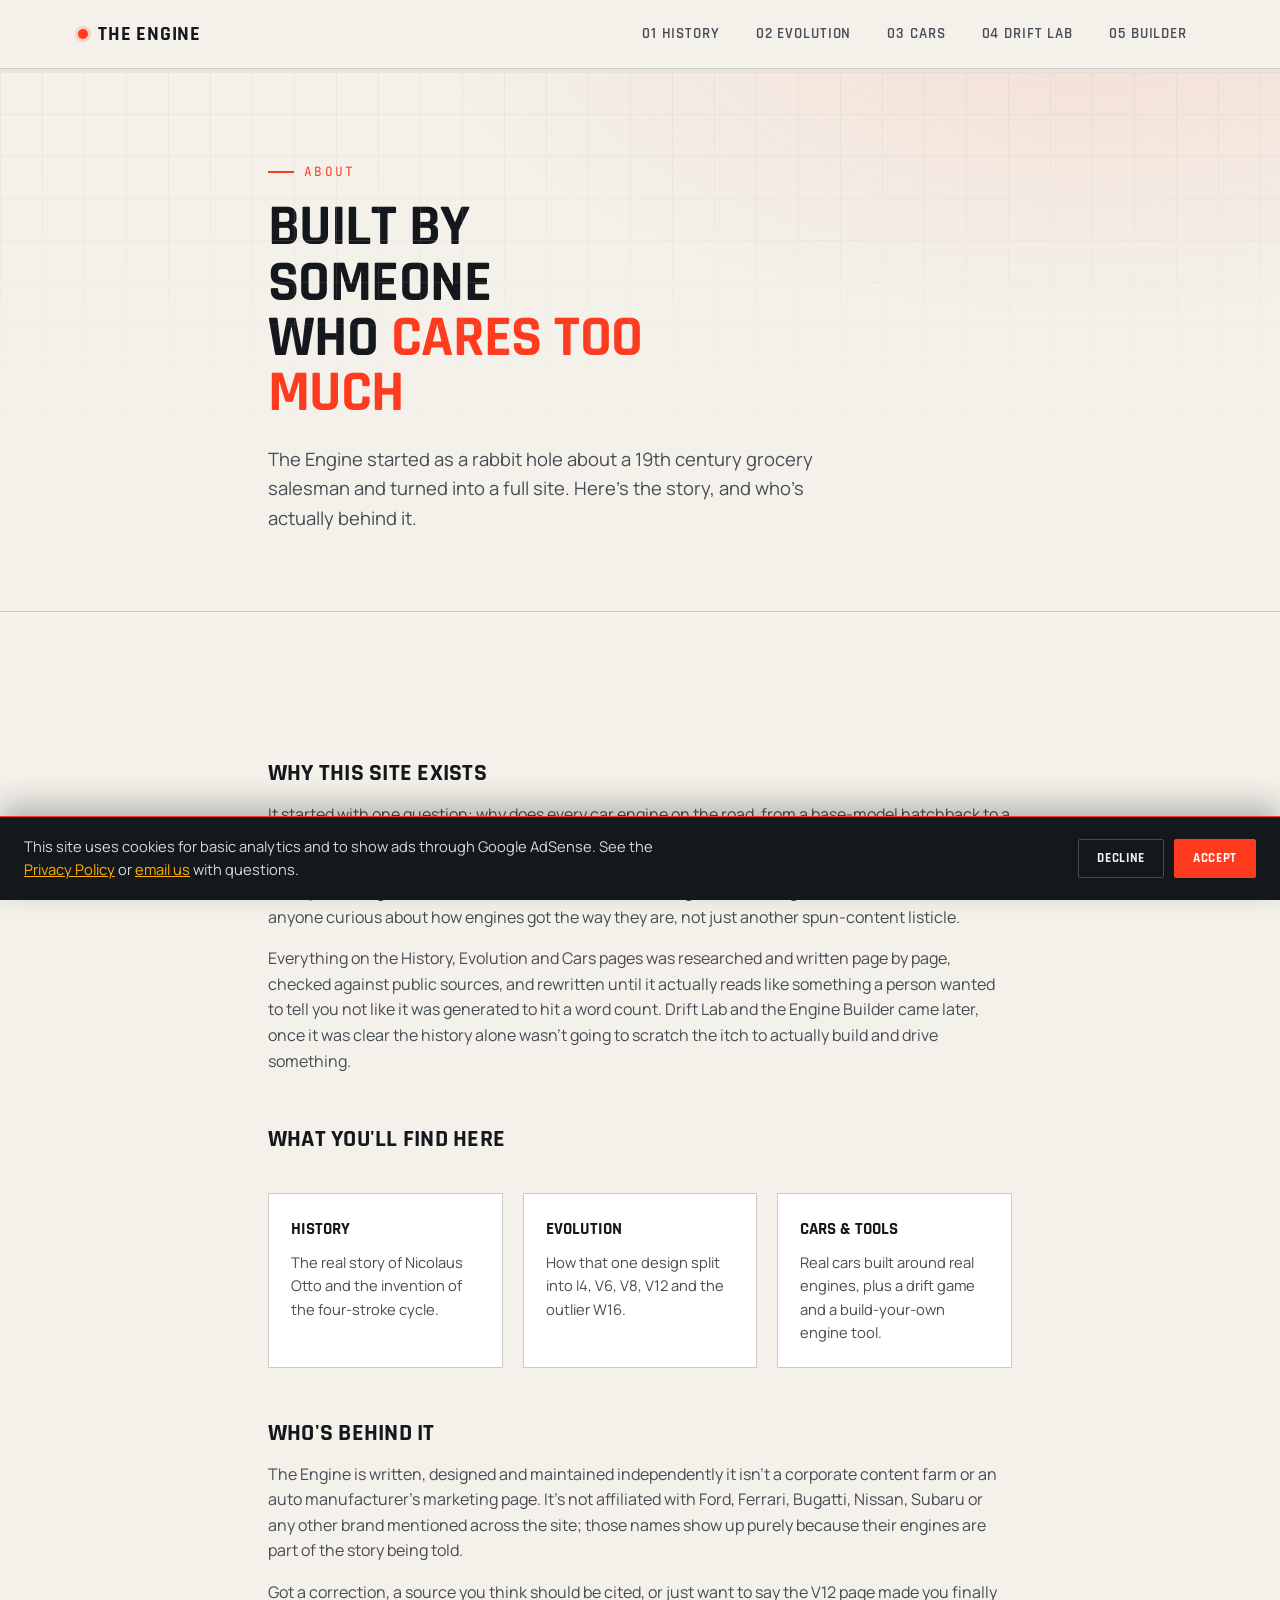
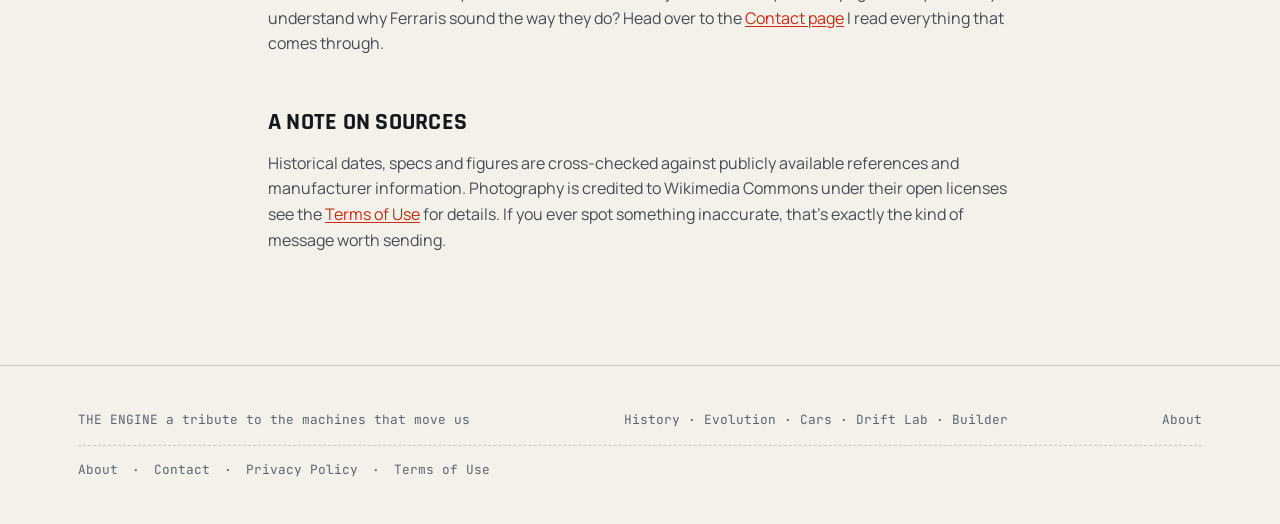
<file: about.html>
<!DOCTYPE html>
<html lang="en">
<head>
<meta charset="UTF-8">
<meta name="viewport" content="width=device-width, initial-scale=1.0">
<title>About The Engine Why This Site Exists | The Engine</title>
<meta name="description" content="The Engine is an independent tribute site about the history and evolution of the internal combustion engine, built by one person who cares way too much about how engines work.">
<meta name="keywords" content="about the engine, who made this site, engine history site">
<meta name="robots" content="index, follow">
<meta name="author" content="The Engine">
<link rel="canonical" href="https://www.engineinfo.in/about.html">
<link rel="icon" type="image/svg+xml" href="favicon.svg">

<meta property="og:type" content="website">
<meta property="og:site_name" content="The Engine">
<meta property="og:title" content="About The Engine">
<meta property="og:description" content="Why this site exists, and who built it.">
<meta property="og:url" content="https://your-domain.com/about.html">
<meta property="og:locale" content="en_US">
<meta name="google-adsense-account" content="ca-pub-7299820099384079">
<link rel="preconnect" href="https://fonts.googleapis.com">
<link href="https://fonts.googleapis.com/css2?family=Rajdhani:wght@500;600;700&family=Manrope:wght@400;500;600;700&family=JetBrains+Mono:wght@400;500;600&display=swap" rel="stylesheet">
<link rel="stylesheet" href="style.css">
<style>
  .legal main .wrap{ max-width:800px; }
  .legal h2{ font-size:1.5rem; margin-top:46px; }
  .legal p, .legal li{ color:var(--ink-soft); }
  .legal .updated{ font-family:var(--mono); font-size:.8rem; color:var(--steel); margin-bottom:26px; display:block; }
  .legal a.inline{ color:var(--ignite-dim); text-decoration:underline; text-underline-offset:2px; }
  .legal a.inline:hover{ color:var(--ignite); }
  .value-grid{ display:grid; grid-template-columns:repeat(3,1fr); gap:20px; margin:34px 0; }
  @media (max-width:700px){ .value-grid{ grid-template-columns:1fr; } }
  .value-card{ border:1px solid var(--steel-line); background:#fff; padding:22px; }
  .value-card b{ display:block; font-family:var(--display); text-transform:uppercase; font-size:1.05rem; margin-bottom:8px; color:var(--ink); }
  .value-card p{ margin:0; font-size:.92rem; }
</style>
  <script async src="https://pagead2.googlesyndication.com/pagead/js/adsbygoogle.js?client=ca-pub-7299820099384079"
     crossorigin="anonymous"></script>
</head>
<body class="legal">

<nav class="topnav">
  <div class="wrap">
    <div class="brand"><span class="dot"></span> The Engine</div>
    <div class="navlinks">
      <a href="index.html">01 History</a>
      <a href="evolution.html">02 Evolution</a>
      <a href="cars.html">03 Cars</a>
      <a href="game.html">04 Drift Lab</a>
      <a href="builder.html">05 Builder</a>
    </div>
    <button class="nav-toggle" aria-label="Toggle navigation menu" aria-expanded="false">
      <span></span><span></span><span></span>
    </button>
  </div>
</nav>
<div class="progress-rail"><div class="progress-fill"></div></div>

<main>
<header class="hero" style="padding:90px 0 60px;">
  <div class="blueprint"></div>
  <div class="wrap">
    <span class="eyebrow">About</span>
    <h1 style="font-size:clamp(2.2rem,5.5vw,3.6rem);">BUILT BY SOMEONE<br>WHO <em>CARES TOO MUCH</em></h1>
    <p class="hero-sub">The Engine started as a rabbit hole about a 19th century grocery salesman and turned
      into a full site. Here's the story, and who's actually behind it.</p>
  </div>
</header>

<section class="section">
  <div class="wrap">

    <h2>Why this site exists</h2>
    <p>It started with one question: why does every car engine on the road, from a base-model hatchback to a
      Bugatti, ultimately trace back to the same four-stroke idea from 1876? Once I started reading about
      Nicolaus Otto and how his engine splintered into everything from the inline-four to the V12, it was hard
      to stop. The Engine is that research turned into something worth sharing an actual reference for anyone
      curious about how engines got the way they are, not just another spun-content listicle.</p>
    <p>Everything on the History, Evolution and Cars pages was researched and written page by page, checked
      against public sources, and rewritten until it actually reads like something a person wanted to tell you
      not like it was generated to hit a word count. Drift Lab and the Engine Builder came later, once it was
      clear the history alone wasn't going to scratch the itch to actually build and drive something.</p>

    <h2>What you'll find here</h2>
    <div class="value-grid">
      <div class="value-card"><b>History</b><p>The real story of Nicolaus Otto and the invention of the four-stroke cycle.</p></div>
      <div class="value-card"><b>Evolution</b><p>How that one design split into I4, V6, V8, V12 and the outlier W16.</p></div>
      <div class="value-card"><b>Cars &amp; Tools</b><p>Real cars built around real engines, plus a drift game and a build-your-own engine tool.</p></div>
    </div>

    <h2>Who's behind it</h2>
    <p>The Engine is written, designed and maintained independently it isn't a corporate content farm or an
      auto manufacturer's marketing page. It's not affiliated with Ford, Ferrari, Bugatti, Nissan, Subaru or
      any other brand mentioned across the site; those names show up purely because their engines are part of
      the story being told.</p>
    <p>Got a correction, a source you think should be cited, or just want to say the V12 page made you finally
      understand why Ferraris sound the way they do? Head over to the <a class="inline" href="contact.html">Contact
      page</a> I read everything that comes through.</p>

    <h2>A note on sources</h2>
    <p>Historical dates, specs and figures are cross-checked against publicly available references and
      manufacturer information. Photography is credited to Wikimedia Commons under their open licenses see the
      <a class="inline" href="terms.html">Terms of Use</a> for details. If you ever spot something inaccurate,
      that's exactly the kind of message worth sending.</p>
  </div>
</section>
</main>

<footer>
  <div class="wrap" style="display:flex; flex-direction:column; gap:14px; width:100%;">
    <div style="display:flex; justify-content:space-between; width:100%; flex-wrap:wrap; gap:14px;">
      <span>THE ENGINE a tribute to the machines that move us</span>
      <nav aria-label="Footer">
        <a href="index.html">History</a> ·
        <a href="evolution.html">Evolution</a> ·
        <a href="cars.html">Cars</a> ·
        <a href="game.html">Drift Lab</a> ·
        <a href="builder.html">Builder</a>
      </nav>
      <span>About</span>
    </div>
    <div style="display:flex; gap:14px; flex-wrap:wrap; border-top:1px dashed var(--steel-line); padding-top:14px;">
      <a href="about.html">About</a> ·
      <a href="contact.html">Contact</a> ·
      <a href="privacy.html">Privacy Policy</a> ·
      <a href="terms.html">Terms of Use</a>
    </div>
  </div>
</footer>

<button class="to-top" aria-label="Scroll back to top">↑</button>

<script src="main.js"></script>
<script src="consent.js"></script>
</body>
</html>
</file>
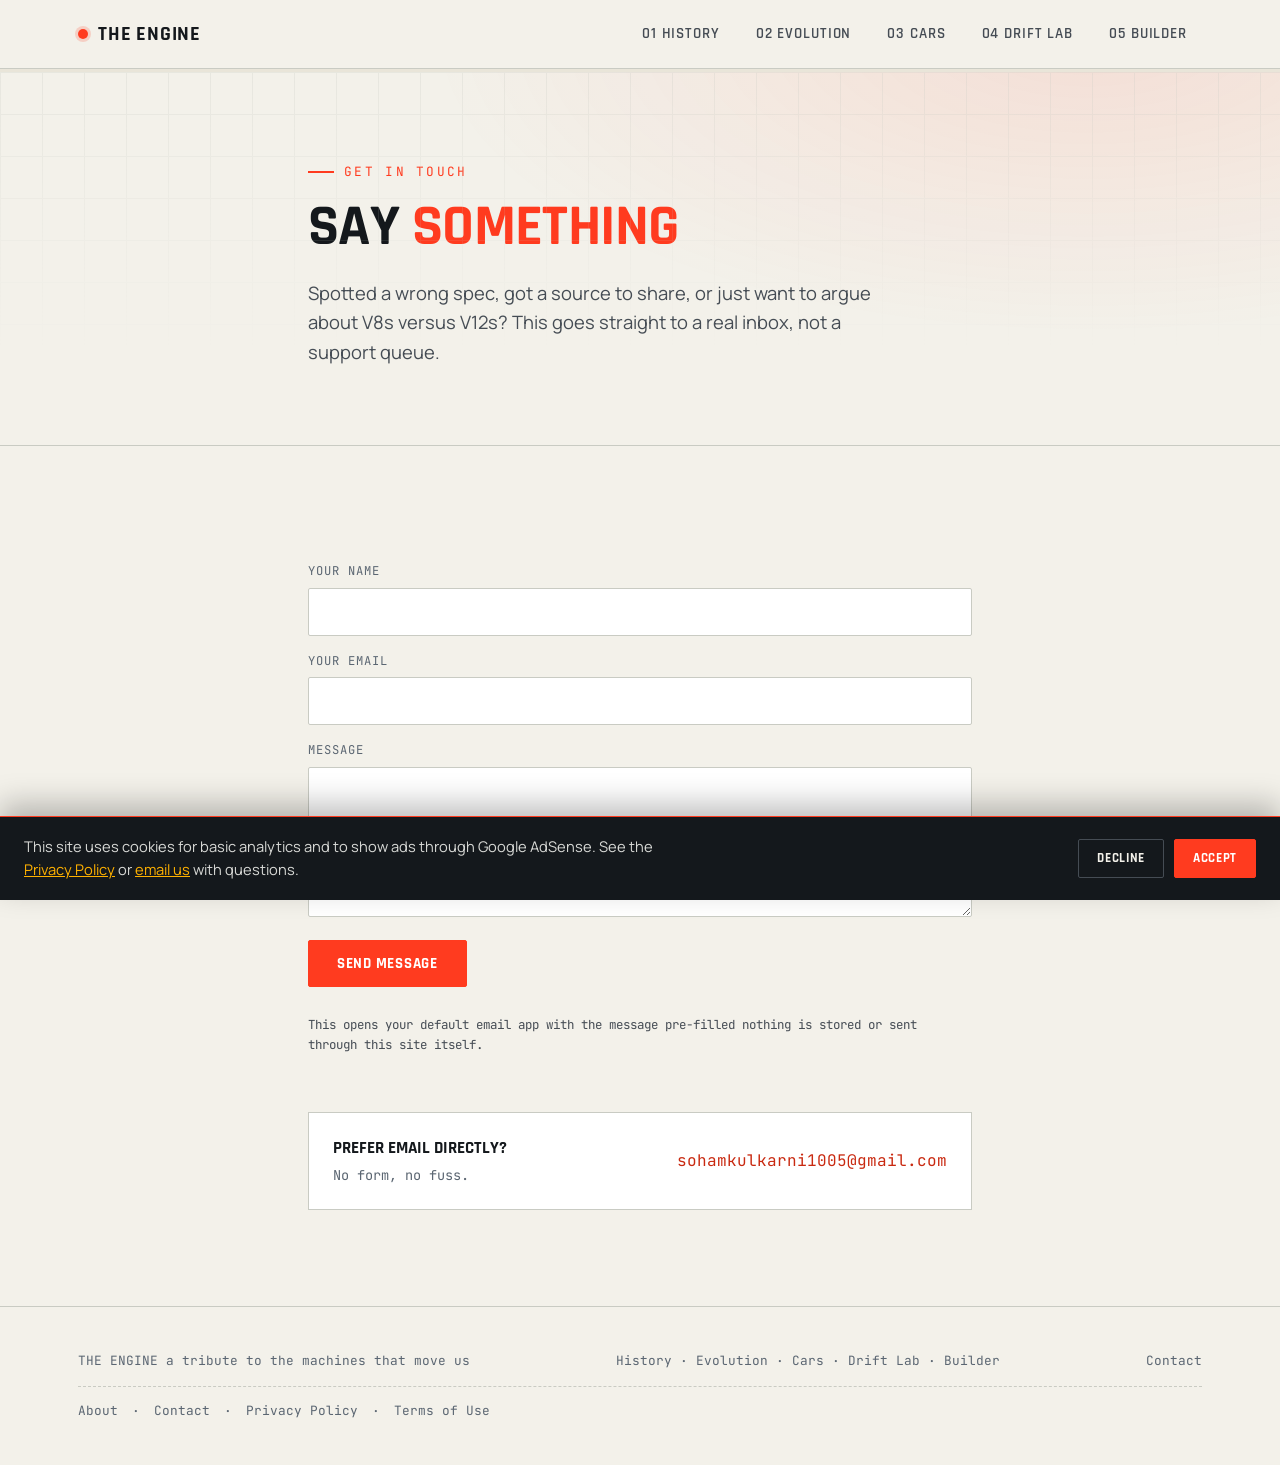
<file: contact.html>
<!DOCTYPE html>
<html lang="en">
<head>
<meta charset="UTF-8">
<meta name="viewport" content="width=device-width, initial-scale=1.0">
<title>Contact The Engine | The Engine</title>
<meta name="description" content="Get in touch with The Engine send a correction, a question, or just tell us which engine layout is your favorite.">
<meta name="keywords" content="contact the engine, engine site contact">
<meta name="robots" content="index, follow">
<meta name="author" content="The Engine">
<link rel="canonical" href="https://www.engineinfo.in/contact.html">
<link rel="icon" type="image/svg+xml" href="favicon.svg">
<meta name="google-adsense-account" content="ca-pub-7299820099384079">
<meta property="og:type" content="website">
<meta property="og:site_name" content="The Engine">
<meta property="og:title" content="Contact The Engine">
<meta property="og:description" content="Send a correction, a question, or general feedback.">
<meta property="og:url" content="https://your-domain.com/contact.html">
<meta property="og:locale" content="en_US">

<link rel="preconnect" href="https://fonts.googleapis.com">
<link href="https://fonts.googleapis.com/css2?family=Rajdhani:wght@500;600;700&family=Manrope:wght@400;500;600;700&family=JetBrains+Mono:wght@400;500;600&display=swap" rel="stylesheet">
<link rel="stylesheet" href="style.css">
<style>
  .legal main .wrap{ max-width:720px; }
  .legal p{ color:var(--ink-soft); }
  .contact-form{ margin-top:20px; display:grid; gap:16px; }
  .contact-form label{ font-family:var(--mono); font-size:.76rem; text-transform:uppercase; letter-spacing:.08em; color:var(--steel); display:block; margin-bottom:6px; }
  .contact-form input, .contact-form textarea{
    width:100%; border:1px solid var(--steel-line); background:#fff; color:var(--ink);
    font-family:var(--body); font-size:1rem; padding:12px 14px; border-radius:2px;
  }
  .contact-form input:focus, .contact-form textarea:focus{ outline:2px solid var(--ignite); outline-offset:1px; border-color:var(--ignite); }
  .contact-form textarea{ min-height:150px; resize:vertical; }
  .contact-form button{
    justify-self:start; font-family:var(--display); font-weight:700; letter-spacing:.05em; text-transform:uppercase;
    font-size:.92rem; padding:13px 28px; border-radius:2px; background:var(--ignite); border:1px solid var(--ignite);
    color:#fff; cursor:pointer; transition:transform .15s, background .15s;
  }
  .contact-form button:hover{ transform:translateY(-2px); background:var(--ignite-dim); }
  .contact-note{ font-family:var(--mono); font-size:.78rem; color:var(--steel); margin-top:12px; }
  .direct-email{
    margin-top:44px; padding:22px 24px; border:1px solid var(--steel-line); background:#fff;
    display:flex; align-items:center; justify-content:space-between; gap:16px; flex-wrap:wrap;
  }
  .direct-email b{ font-family:var(--display); text-transform:uppercase; font-size:1.05rem; display:block; }
  .direct-email a{ color:var(--ignite-dim); font-family:var(--mono); }
  .direct-email a:hover{ color:var(--ignite); }
</style>
  <script async src="https://pagead2.googlesyndication.com/pagead/js/adsbygoogle.js?client=ca-pub-7299820099384079"
     crossorigin="anonymous"></script>
</head>
<body class="legal">

<nav class="topnav">
  <div class="wrap">
    <div class="brand"><span class="dot"></span> The Engine</div>
    <div class="navlinks">
      <a href="index.html">01 History</a>
      <a href="evolution.html">02 Evolution</a>
      <a href="cars.html">03 Cars</a>
      <a href="game.html">04 Drift Lab</a>
      <a href="builder.html">05 Builder</a>
    </div>
    <button class="nav-toggle" aria-label="Toggle navigation menu" aria-expanded="false">
      <span></span><span></span><span></span>
    </button>
  </div>
</nav>
<div class="progress-rail"><div class="progress-fill"></div></div>

<main>
<header class="hero" style="padding:90px 0 60px;">
  <div class="blueprint"></div>
  <div class="wrap">
    <span class="eyebrow">Get In Touch</span>
    <h1 style="font-size:clamp(2.2rem,5.5vw,3.6rem);">SAY <em>SOMETHING</em></h1>
    <p class="hero-sub">Spotted a wrong spec, got a source to share, or just want to argue about V8s versus V12s?
      This goes straight to a real inbox, not a support queue.</p>
  </div>
</header>

<section class="section">
  <div class="wrap">

    <form class="contact-form" id="contactForm">
      <div>
        <label for="cf-name">Your name</label>
        <input type="text" id="cf-name" name="name" required>
      </div>
      <div>
        <label for="cf-email">Your email</label>
        <input type="email" id="cf-email" name="email" required>
      </div>
      <div>
        <label for="cf-message">Message</label>
        <textarea id="cf-message" name="message" required></textarea>
      </div>
      <button type="submit">Send Message</button>
      <p class="contact-note">This opens your default email app with the message pre-filled nothing is stored or
        sent through this site itself.</p>
    </form>

    <div class="direct-email">
      <div>
        <b>Prefer email directly?</b>
        <span style="font-family:var(--mono); font-size:.85rem; color:var(--steel);">No form, no fuss.</span>
      </div>
      <a href="mailto:hello@sohamkulkarni1005@gmail.com">sohamkulkarni1005@gmail.com</a>
    </div>

  </div>
</section>
</main>

<footer>
  <div class="wrap" style="display:flex; flex-direction:column; gap:14px; width:100%;">
    <div style="display:flex; justify-content:space-between; width:100%; flex-wrap:wrap; gap:14px;">
      <span>THE ENGINE a tribute to the machines that move us</span>
      <nav aria-label="Footer">
        <a href="index.html">History</a> ·
        <a href="evolution.html">Evolution</a> ·
        <a href="cars.html">Cars</a> ·
        <a href="game.html">Drift Lab</a> ·
        <a href="builder.html">Builder</a>
      </nav>
      <span>Contact</span>
    </div>
    <div style="display:flex; gap:14px; flex-wrap:wrap; border-top:1px dashed var(--steel-line); padding-top:14px;">
      <a href="about.html">About</a> ·
      <a href="contact.html">Contact</a> ·
      <a href="privacy.html">Privacy Policy</a> ·
      <a href="terms.html">Terms of Use</a>
    </div>
  </div>
</footer>

<button class="to-top" aria-label="Scroll back to top">↑</button>

<script src="main.js"></script>
<script src="consent.js"></script>
<script>
  document.getElementById('contactForm').addEventListener('submit', function(e){
    e.preventDefault();
    var name = document.getElementById('cf-name').value;
    var email = document.getElementById('cf-email').value;
    var message = document.getElementById('cf-message').value;
    var subject = encodeURIComponent('Message from ' + name + ' via The Engine');
    var body = encodeURIComponent(message + '\n\n— ' + name + ' (' + email + ')');
    window.location.href = 'mailto:hello@sohamkulkarni1005@gmail.com.in?subject=' + subject + '&body=' + body;
  });
</script>
</body>
</html>
</file>
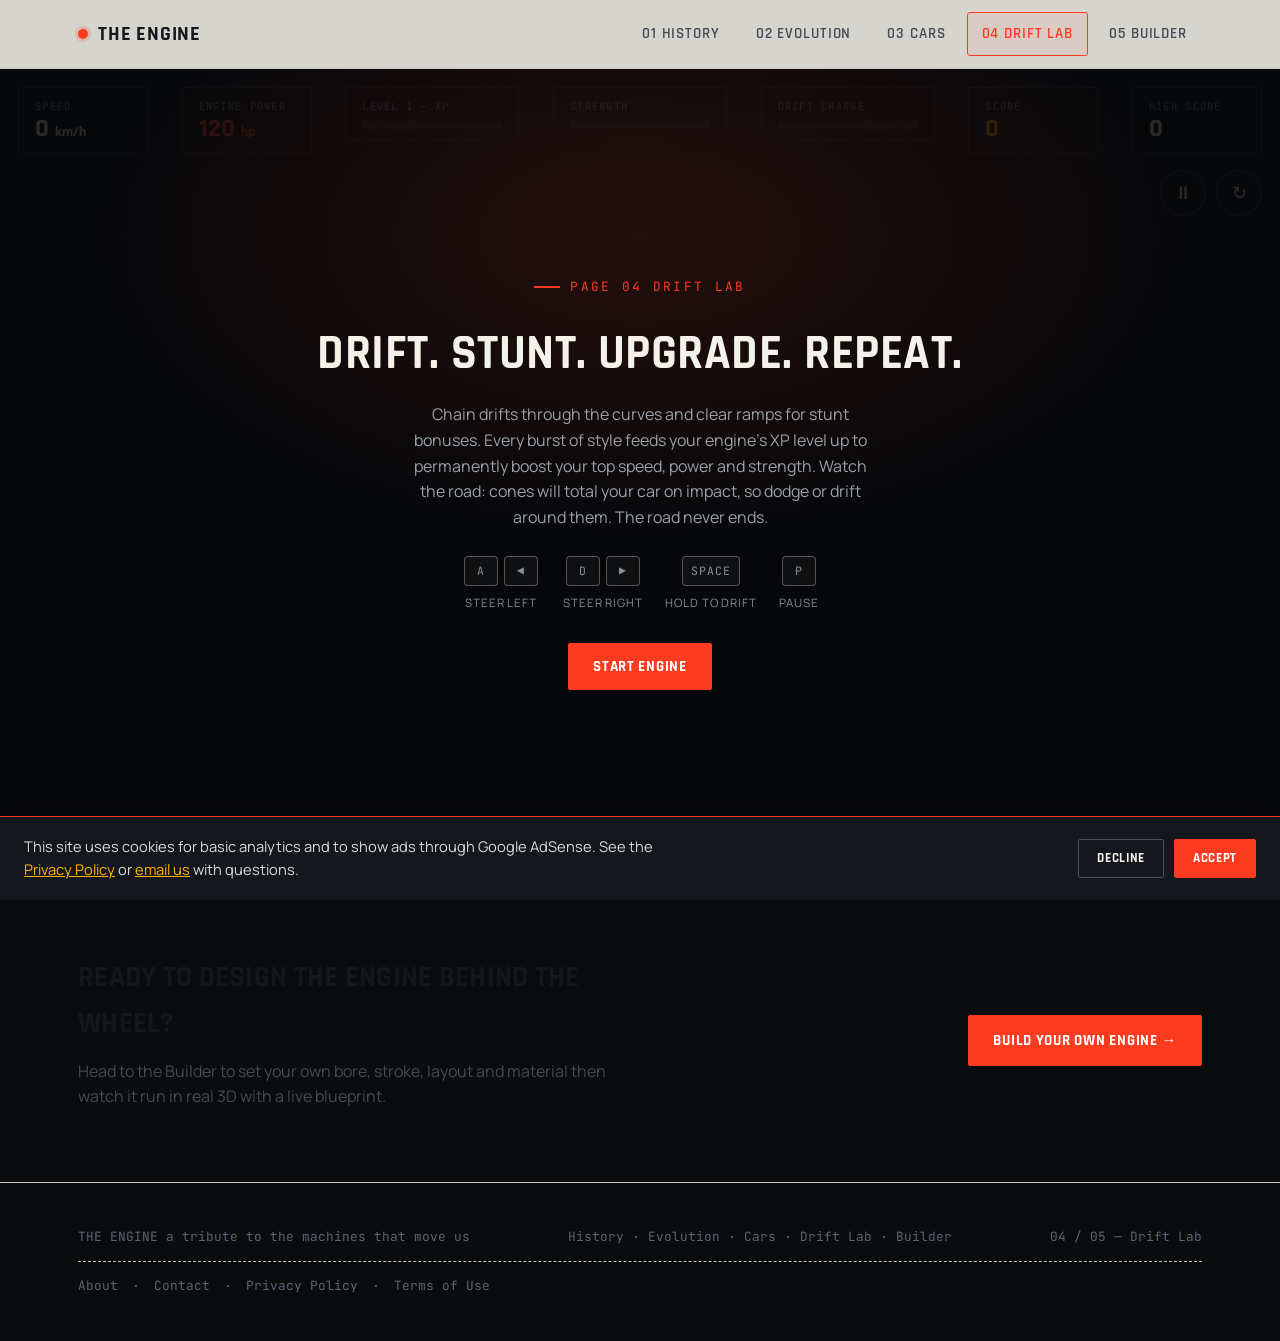
<file: game.html>
<!DOCTYPE html>
<html lang="en">
<head>
<meta charset="UTF-8">
<meta name="viewport" content="width=device-width, initial-scale=1.0">
<title>Drift Lab Free Endless Browser Drift Stunt Game | The Engine</title>
<meta name="description" content="Play Drift Lab free in your browser: chain drifts and stunts through an endless winding road to level up your engine's speed, power and strength with our Free Endless Browser Drift Stunt Game.">
<meta name="keywords" content="free browser game, drift game, endless racing game, canvas game, HTML5 car game, stunt game">
<meta name="robots" content="index, follow">
<meta name="author" content="The Engine">
<link rel="canonical" href="https://www.engineinfo.in/game.html">
<link rel="icon" type="image/svg+xml" href="favicon.svg">
<meta name="google-adsense-account" content="ca-pub-7299820099384079">
<!-- Open Graph -->
<meta property="og:type" content="website">
<meta property="og:site_name" content="The Engine">
<meta property="og:title" content="Drift Lab Free Endless Browser Drift & Stunt Game">
<meta property="og:description" content="Chain drifts and stunts through an endless winding road to level up your engine's speed, power and strength  free, no download.">
<meta property="og:image" content="https://commons.wikimedia.org/wiki/Special:FilePath/Volkswagen_W16.jpg">
<meta property="og:url" content="https://your-domain.com/game.html">
<meta property="og:locale" content="en_US">

<!-- Twitter -->
<meta name="twitter:card" content="summary_large_image">
<meta name="twitter:title" content="Drift Lab Free Endless Browser Drift & Stunt Game">
<meta name="twitter:description" content="Chain drifts and stunts through an endless winding road to level up your engine's speed, power and strength.">
<meta name="twitter:image" content="https://commons.wikimedia.org/wiki/Special:FilePath/Volkswagen_W16.jpg">

<link rel="preconnect" href="https://fonts.googleapis.com">
<link href="https://fonts.googleapis.com/css2?family=Rajdhani:wght@500;600;700&family=Manrope:wght@400;500;600;700&family=JetBrains+Mono:wght@400;500;600&display=swap" rel="stylesheet">
<link rel="stylesheet" href="style.css">

<script type="application/ld+json">
{
  "@context": "https://schema.org",
  "@type": "VideoGame",
  "name": "Drift Lab",
  "description": "An endless browser based drift and stunt game where chaining drifts and stunts upgrades your engine's speed, power and strength.",
  "genre": ["Racing", "Arcade"],
  "gamePlatform": "Web Browser",
  "applicationCategory": "Game",
  "operatingSystem": "Any",
  "isAccessibleForFree": true,
  "url": "https://your-domain.com/game.html"
}
</script>
<script type="application/ld+json">
{
  "@context": "https://schema.org",
  "@type": "BreadcrumbList",
  "itemListElement": [
    {"@type":"ListItem","position":1,"name":"History","item":"https://your-domain.com/index.html"},
    {"@type":"ListItem","position":2,"name":"Evolution","item":"https://your-domain.com/evolution.html"},
    {"@type":"ListItem","position":3,"name":"Cars","item":"https://your-domain.com/cars.html"},
    {"@type":"ListItem","position":4,"name":"Drift Lab","item":"https://your-domain.com/game.html"},
    {"@type":"ListItem","position":5,"name":"Build Your Engine","item":"https://your-domain.com/builder.html"}
  ]
}
</script>
  <script async src="https://pagead2.googlesyndication.com/pagead/js/adsbygoogle.js?client=ca-pub-7299820099384079"
     crossorigin="anonymous"></script>
<style>
  html,body{ background:#0A0C0E; }
  .game-page{ padding-top:0; }
  .game-shell{
    position:relative; width:100%;
    height:calc(100vh - 68px - 3px);
    min-height:560px;
    overflow:hidden;
    background:#0A0C0E;
  }
  #gameCanvas{ position:absolute; inset:0; width:100%; height:100%; display:block; touch-action:none; }

  /* HUD */
  .hud{ position:absolute; inset:0; pointer-events:none; font-family:var(--mono); color:#F3F1EA; }
  .hud-top{
    position:absolute; top:18px; left:18px; right:18px;
    display:flex; justify-content:space-between; align-items:flex-start; gap:16px; flex-wrap:wrap;
  }
  .hud-block{
    background:rgba(10,12,14,.55); border:1px solid rgba(243,241,234,.15);
    padding:10px 16px; backdrop-filter:blur(4px); min-width:130px;
  }
  .hud-block .label{ font-size:.66rem; letter-spacing:.12em; text-transform:uppercase; color:#8B9096; }
  .hud-block .value{ font-family:var(--display); font-size:1.6rem; font-weight:700; color:#F3F1EA; line-height:1.1; }
  .hud-block .value.ignite{ color:var(--ignite); }
  .hud-block .value.amber{ color:var(--amber); }

  .meter{ width:140px; height:8px; background:rgba(243,241,234,.12); margin-top:6px; position:relative; overflow:hidden; }
  .meter i{ position:absolute; left:0; top:0; bottom:0; width:0%; background:linear-gradient(90deg,var(--ignite),var(--amber)); }
  .meter.strength i{ background:linear-gradient(90deg,#3FA34D,#7FE08A); }
  .meter.drift i{ background:linear-gradient(90deg,#2C9BE0,#7FD6FF); }

  .hud-btns{ display:flex; gap:10px; pointer-events:all; margin-left:auto; }
  .hud-icon-btn{
    width:46px; height:46px; border-radius:50%;
    background:rgba(10,12,14,.55); border:1px solid rgba(243,241,234,.22);
    color:#F3F1EA; font-size:1.15rem; cursor:pointer;
    display:flex; align-items:center; justify-content:center;
    backdrop-filter:blur(4px); transition:background .2s ease, border-color .2s ease, transform .15s ease;
  }
  .hud-icon-btn:hover{ background:rgba(255,59,31,.28); border-color:var(--ignite); transform:translateY(-2px); }
  .hud-icon-btn:active{ transform:translateY(0); }

  .hud-center-msg{
    position:absolute; top:44%; left:50%; transform:translate(-50%,-50%);
    text-align:center; font-family:var(--display); text-transform:uppercase;
    letter-spacing:.06em; font-weight:700; opacity:0; transition:opacity .25s, transform .25s;
  }
  .hud-center-msg.show{ opacity:1; }
  .combo-pop{ font-size:2.4rem; color:var(--amber); text-shadow:0 0 18px rgba(255,177,0,.6); }
  .level-pop{ font-size:2.8rem; color:var(--ignite); text-shadow:0 0 20px rgba(255,59,31,.7); }

  .start-screen, .pause-hint{
    position:absolute; inset:0; z-index:5;
    display:flex; align-items:center; justify-content:center; flex-direction:column;
    background:radial-gradient(900px 500px at 50% 20%, rgba(255,59,31,.12), transparent 60%), rgba(8,9,11,.86);
    text-align:center; padding:24px; pointer-events:all;
  }
  .start-screen h2{ color:#F3F1EA; font-size:clamp(1.8rem,5vw,3rem); margin-bottom:10px; }
  .start-screen p{ color:#9AA1A8; max-width:46ch; margin:0 auto 26px; }
  .key{
    display:inline-flex; align-items:center; justify-content:center;
    min-width:34px; height:30px; padding:0 8px; margin:0 3px;
    border:1px solid rgba(243,241,234,.3); border-radius:4px;
    font-family:var(--mono); font-size:.8rem; color:#F3F1EA; background:rgba(255,255,255,.04);
  }
  .controls-row{ display:flex; gap:22px; justify-content:center; flex-wrap:wrap; margin-bottom:30px; }
  .controls-row .c{ display:flex; flex-direction:column; align-items:center; gap:8px; }
  .controls-row .c span{ font-size:.72rem; color:#8B9096; text-transform:uppercase; letter-spacing:.08em; }

  .hidden{ display:none !important; }
</style>
</head>
<body class="game-page">

<nav class="topnav">
  <div class="wrap">
    <div class="brand"><span class="dot"></span> The Engine</div>
    <div class="navlinks">
      <a href="index.html">01 History</a>
      <a href="evolution.html">02 Evolution</a>
      <a href="cars.html">03 Cars</a>
      <a href="game.html" class="active">04 Drift Lab</a>
      <a href="builder.html">05 Builder</a>
    </div>
    <button class="nav-toggle" aria-label="Toggle navigation menu" aria-expanded="false">
      <span></span><span></span><span></span>
    </button>
  </div>
</nav>

<main>
<div class="game-shell" id="gameShell">
  <canvas id="gameCanvas"></canvas>

  <div class="hud">
    <div class="hud-top">
      <div class="hud-block">
        <div class="label">Speed</div>
        <div class="value" id="hudSpeed">0 <span style="font-size:.9rem;">km/h</span></div>
      </div>
      <div class="hud-block">
        <div class="label">Engine Power</div>
        <div class="value ignite" id="hudPower">120 <span style="font-size:.9rem;">hp</span></div>
      </div>
      <div class="hud-block">
        <div class="label">Level <span id="hudLevel">1</span> — XP</div>
        <div class="meter"><i id="xpBar"></i></div>
      </div>
      <div class="hud-block">
        <div class="label">Strength</div>
        <div class="meter strength"><i id="strengthBar"></i></div>
      </div>
      <div class="hud-block">
        <div class="label">Drift Charge</div>
        <div class="meter drift"><i id="driftBar"></i></div>
      </div>
      <div class="hud-block">
        <div class="label">Score</div>
        <div class="value amber" id="hudScore">0</div>
      </div>
      <div class="hud-block">
        <div class="label">High Score</div>
        <div class="value" id="hudHighScore">0</div>
      </div>
      <div class="hud-btns">
        <button class="hud-icon-btn" id="pauseBtn" aria-label="Pause or resume">⏸</button>
        <button class="hud-icon-btn" id="restartBtn" aria-label="Restart run">↻</button>
      </div>
    </div>

    <div class="hud-center-msg" id="centerMsg"></div>
  </div>

  <div class="start-screen" id="startScreen">
    <span class="eyebrow" style="justify-content:center;">Page 04 Drift Lab</span>
    <h2>Drift. Stunt. Upgrade. Repeat.</h2>
    <p>Chain drifts through the curves and clear ramps for stunt bonuses. Every burst of style feeds your
      engine's XP level up to permanently boost your top speed, power and strength. Watch the road: cones
      will total your car on impact, so dodge or drift around them. The road never ends.</p>
    <div class="controls-row">
      <div class="c"><div><span class="key">A</span><span class="key">◀</span></div><span>Steer Left</span></div>
      <div class="c"><div><span class="key">D</span><span class="key">▶</span></div><span>Steer Right</span></div>
      <div class="c"><div><span class="key">Space</span></div><span>Hold to Drift</span></div>
      <div class="c"><div><span class="key">P</span></div><span>Pause</span></div>
    </div>
    <button class="btn ignite" id="startBtn">Start Engine</button>
  </div>

  <div class="start-screen hidden" id="gameOverScreen">
    <span class="eyebrow" style="justify-content:center;">Crashed</span>
    <h2 style="color:var(--ignite);">ENGINE DESTROYED</h2>
    <p>You hit an obstacle and the run is over. Every crash still counts toward your best score below.</p>
    <div class="controls-row" style="gap:40px;">
      <div class="c"><span style="font-size:.72rem; color:#8B9096; text-transform:uppercase; letter-spacing:.08em;">Final Score</span>
        <div class="value ignite" id="finalScore" style="font-family:var(--display); font-size:2.2rem; font-weight:700; color:var(--ignite);">0</div>
      </div>
      <div class="c"><span style="font-size:.72rem; color:#8B9096; text-transform:uppercase; letter-spacing:.08em;">High Score</span>
        <div class="value" id="finalHighScore" style="font-family:var(--display); font-size:2.2rem; font-weight:700; color:#F3F1EA;">0</div>
      </div>
    </div>
    <div class="controls-row">
      <div class="c"><div><span class="key">Enter</span></div><span>Restart Instantly</span></div>
    </div>
    <button class="btn ignite" id="gameOverRestartBtn">Restart Engine</button>
  </div>
</div>
</main>

<section class="section-tight" style="border-top:1px solid var(--steel-line);">
  <div class="wrap">
    <div class="grid-2 reveal">
      <div>
        <h2 style="font-size:1.8rem;">Ready to design the engine behind the wheel?</h2>
        <p>Head to the Builder to set your own bore, stroke, layout and material then watch it run in real 3D with a live blueprint.</p>
      </div>
      <div style="text-align:right;">
        <a class="btn ignite" href="builder.html">Build Your Own Engine →</a>
      </div>
    </div>
  </div>
</section>

<footer>
  <div class="wrap" style="display:flex; flex-direction:column; gap:14px; width:100%;">
    <div style="display:flex; justify-content:space-between; width:100%; flex-wrap:wrap; gap:14px;">
      <span>THE ENGINE a tribute to the machines that move us</span>
      <nav aria-label="Footer">
        <a href="index.html">History</a> ·
        <a href="evolution.html">Evolution</a> ·
        <a href="cars.html">Cars</a> ·
        <a href="game.html">Drift Lab</a> ·
        <a href="builder.html">Builder</a>
      </nav>
      <span>04 / 05 — Drift Lab</span>
    </div>
    <div style="display:flex; gap:14px; flex-wrap:wrap; border-top:1px dashed var(--steel-line); padding-top:14px;">
      <a href="about.html">About</a> ·
      <a href="contact.html">Contact</a> ·
      <a href="privacy.html">Privacy Policy</a> ·
      <a href="terms.html">Terms of Use</a>
    </div>
  </div>
</footer>

<button class="to-top" aria-label="Scroll back to top">↑</button>

<script src="main.js"></script>
<script src="consent.js"></script>
<script src="game.js"></script>
</body>
</html>
</file>
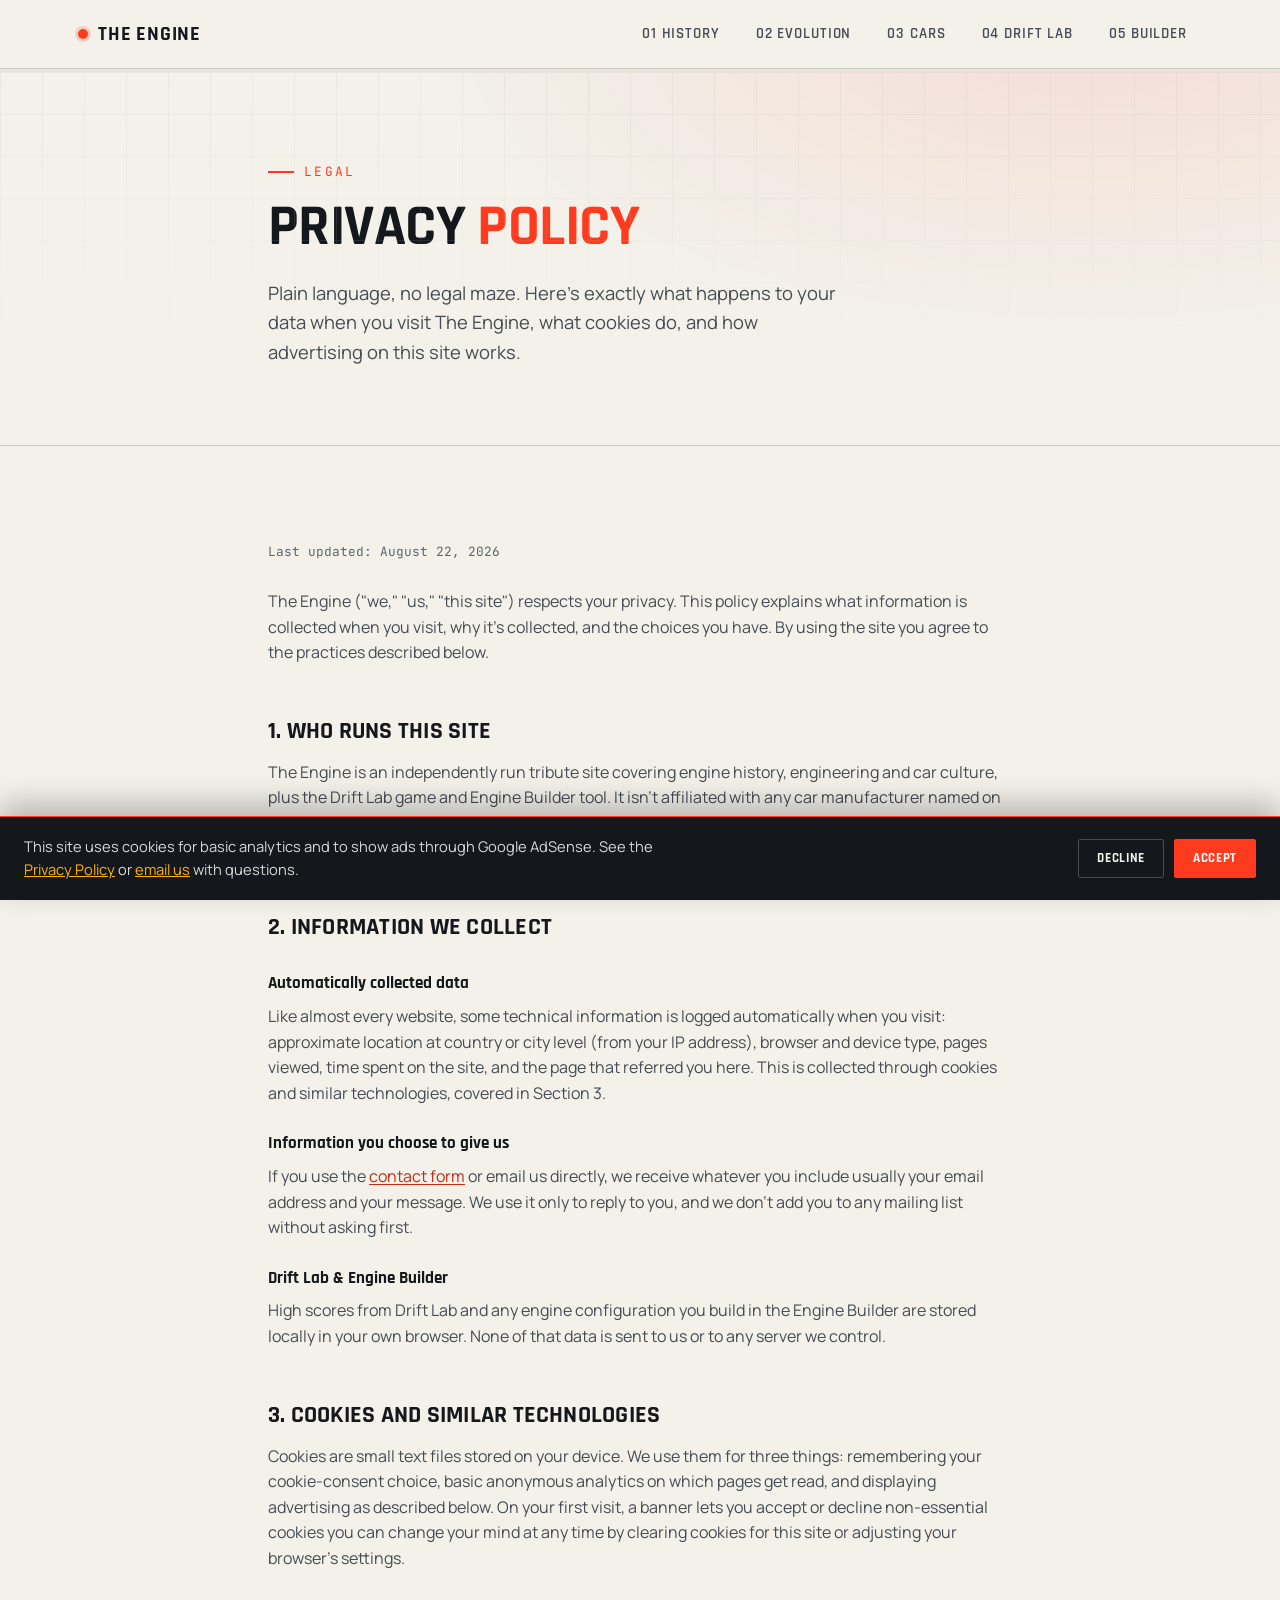
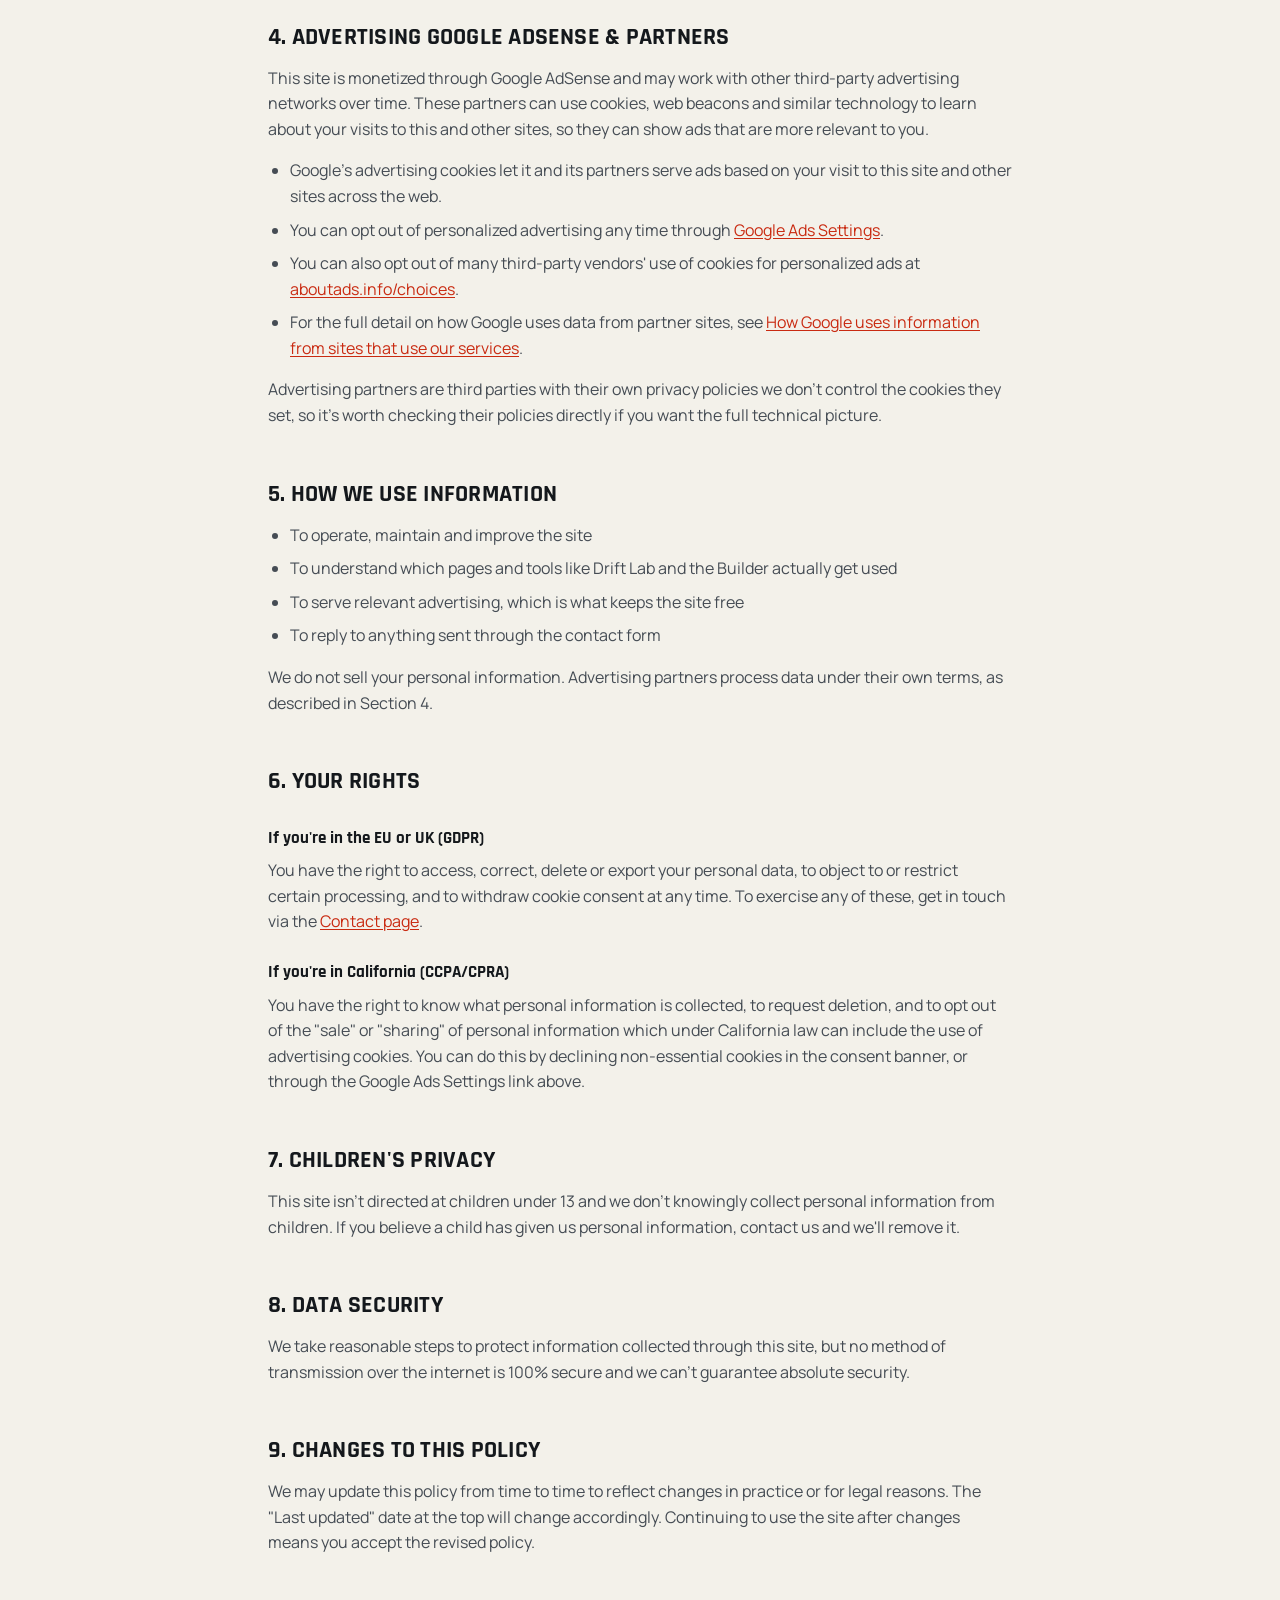
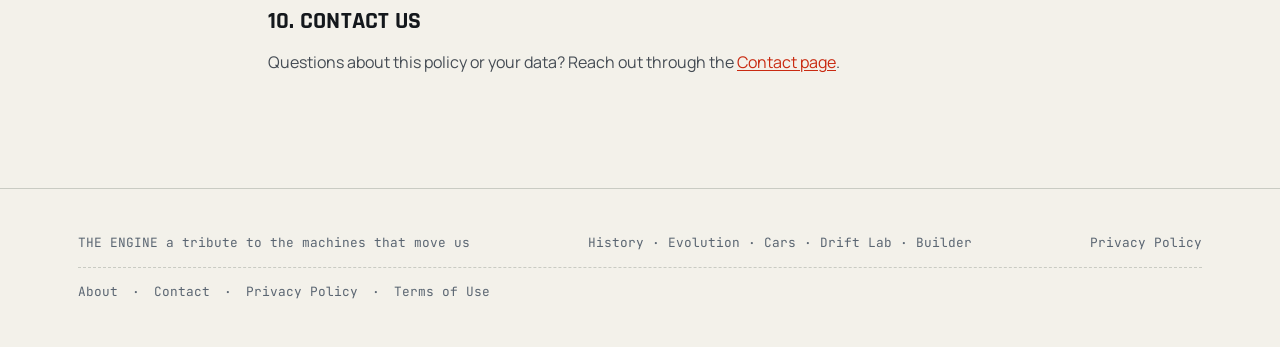
<file: privacy.html>
<!DOCTYPE html>
<html lang="en">
<head>
<meta charset="UTF-8">
<meta name="viewport" content="width=device-width, initial-scale=1.0">
<title>Privacy Policy How We Handle Your Data &amp; Cookies | The Engine</title>
<meta name="description" content="The Engine's privacy policy: what data is collected, how cookies and Google AdSense advertising work on this site, and your rights under GDPR and CCPA.">
<meta name="keywords" content="the engine privacy policy, cookie policy, adsense data disclosure">
<meta name="robots" content="index, follow">
<meta name="author" content="The Engine">
<link rel="canonical" href="https://www.engineinfo.in/privacy.html">
<link rel="icon" type="image/svg+xml" href="favicon.svg">
<meta name="google-adsense-account" content="ca-pub-7299820099384079">
<meta property="og:type" content="website">
<meta property="og:site_name" content="The Engine">
<meta property="og:title" content="Privacy Policy | The Engine">
<meta property="og:description" content="What data is collected, how cookies and advertising work on this site, and your privacy rights.">
<meta property="og:url" content="https://your-domain.com/privacy.html">
<meta property="og:locale" content="en_US">

<link rel="preconnect" href="https://fonts.googleapis.com">
<link href="https://fonts.googleapis.com/css2?family=Rajdhani:wght@500;600;700&family=Manrope:wght@400;500;600;700&family=JetBrains+Mono:wght@400;500;600&display=swap" rel="stylesheet">
<link rel="stylesheet" href="style.css">
<style>
  .legal main .wrap{ max-width:800px; }
  .legal h2{ font-size:1.5rem; margin-top:46px; }
  .legal h3{ font-size:1.05rem; margin-top:24px; text-transform:none; letter-spacing:0; }
  .legal p, .legal li{ color:var(--ink-soft); }
  .legal ul{ padding-left:22px; margin:0 0 1em; }
  .legal li{ margin-bottom:8px; }
  .legal .updated{ font-family:var(--mono); font-size:.8rem; color:var(--steel); margin-bottom:26px; display:block; }
  .legal a.inline{ color:var(--ignite-dim); text-decoration:underline; text-underline-offset:2px; }
  .legal a.inline:hover{ color:var(--ignite); }
</style>
  <script async src="https://pagead2.googlesyndication.com/pagead/js/adsbygoogle.js?client=ca-pub-7299820099384079"
     crossorigin="anonymous"></script>
</head>
<body class="legal">

<nav class="topnav">
  <div class="wrap">
    <div class="brand"><span class="dot"></span> The Engine</div>
    <div class="navlinks">
      <a href="index.html">01 History</a>
      <a href="evolution.html">02 Evolution</a>
      <a href="cars.html">03 Cars</a>
      <a href="game.html">04 Drift Lab</a>
      <a href="builder.html">05 Builder</a>
    </div>
    <button class="nav-toggle" aria-label="Toggle navigation menu" aria-expanded="false">
      <span></span><span></span><span></span>
    </button>
  </div>
</nav>
<div class="progress-rail"><div class="progress-fill"></div></div>

<main>
<header class="hero" style="padding:90px 0 60px;">
  <div class="blueprint"></div>
  <div class="wrap">
    <span class="eyebrow">Legal</span>
    <h1 style="font-size:clamp(2.2rem,5.5vw,3.6rem);">PRIVACY <em>POLICY</em></h1>
    <p class="hero-sub">Plain language, no legal maze. Here's exactly what happens to your data when you visit
      The Engine, what cookies do, and how advertising on this site works.</p>
  </div>
</header>

<section class="section">
  <div class="wrap">
    <span class="updated">Last updated: August 22, 2026</span>

    <p>The Engine ("we," "us," "this site") respects your privacy. This policy explains what information is
      collected when you visit, why it's collected, and the choices you have. By using the site you agree to
      the practices described below.</p>

    <h2>1. Who runs this site</h2>
    <p>The Engine is an independently run tribute site covering engine history, engineering and car culture,
      plus the Drift Lab game and Engine Builder tool. It isn't affiliated with any car manufacturer named on
      these pages the Ford, Ferrari, Bugatti and other names you'll see are used for editorial and identification
      purposes only. You can reach the person behind it on the <a class="inline" href="contact.html">Contact page</a>.</p>

    <h2>2. Information we collect</h2>
    <h3>Automatically collected data</h3>
    <p>Like almost every website, some technical information is logged automatically when you visit: approximate
      location at country or city level (from your IP address), browser and device type, pages viewed, time spent
      on the site, and the page that referred you here. This is collected through cookies and similar technologies,
      covered in Section 3.</p>
    <h3>Information you choose to give us</h3>
    <p>If you use the <a class="inline" href="contact.html">contact form</a> or email us directly, we receive
      whatever you include usually your email address and your message. We use it only to reply to you, and we
      don't add you to any mailing list without asking first.</p>
    <h3>Drift Lab &amp; Engine Builder</h3>
    <p>High scores from Drift Lab and any engine configuration you build in the Engine Builder are stored locally
      in your own browser. None of that data is sent to us or to any server we control.</p>

    <h2>3. Cookies and similar technologies</h2>
    <p>Cookies are small text files stored on your device. We use them for three things: remembering your
      cookie-consent choice, basic anonymous analytics on which pages get read, and displaying advertising as
      described below. On your first visit, a banner lets you accept or decline non-essential cookies you can
      change your mind at any time by clearing cookies for this site or adjusting your browser's settings.</p>

    <h2>4. Advertising Google AdSense &amp; partners</h2>
    <p>This site is monetized through Google AdSense and may work with other third-party advertising networks
      over time. These partners can use cookies, web beacons and similar technology to learn about your visits
      to this and other sites, so they can show ads that are more relevant to you.</p>
    <ul>
      <li>Google's advertising cookies let it and its partners serve ads based on your visit to this site and
        other sites across the web.</li>
      <li>You can opt out of personalized advertising any time through
        <a class="inline" href="https://adssettings.google.com" target="_blank" rel="noopener">Google Ads Settings</a>.</li>
      <li>You can also opt out of many third-party vendors' use of cookies for personalized ads at
        <a class="inline" href="https://www.aboutads.info/choices" target="_blank" rel="noopener">aboutads.info/choices</a>.</li>
      <li>For the full detail on how Google uses data from partner sites, see
        <a class="inline" href="https://policies.google.com/technologies/partner-sites" target="_blank" rel="noopener">How Google uses information from sites that use our services</a>.</li>
    </ul>
    <p>Advertising partners are third parties with their own privacy policies we don't control the cookies they
      set, so it's worth checking their policies directly if you want the full technical picture.</p>

    <h2>5. How we use information</h2>
    <ul>
      <li>To operate, maintain and improve the site</li>
      <li>To understand which pages and tools like Drift Lab and the Builder actually get used</li>
      <li>To serve relevant advertising, which is what keeps the site free</li>
      <li>To reply to anything sent through the contact form</li>
    </ul>
    <p>We do not sell your personal information. Advertising partners process data under their own terms, as
      described in Section 4.</p>

    <h2>6. Your rights</h2>
    <h3>If you're in the EU or UK (GDPR)</h3>
    <p>You have the right to access, correct, delete or export your personal data, to object to or restrict
      certain processing, and to withdraw cookie consent at any time. To exercise any of these, get in touch
      via the <a class="inline" href="contact.html">Contact page</a>.</p>
    <h3>If you're in California (CCPA/CPRA)</h3>
    <p>You have the right to know what personal information is collected, to request deletion, and to opt out
      of the "sale" or "sharing" of personal information which under California law can include the use of
      advertising cookies. You can do this by declining non-essential cookies in the consent banner, or through
      the Google Ads Settings link above.</p>

    <h2>7. Children's privacy</h2>
    <p>This site isn't directed at children under 13 and we don't knowingly collect personal information from
      children. If you believe a child has given us personal information, contact us and we'll remove it.</p>

    <h2>8. Data security</h2>
    <p>We take reasonable steps to protect information collected through this site, but no method of transmission
      over the internet is 100% secure and we can't guarantee absolute security.</p>

    <h2>9. Changes to this policy</h2>
    <p>We may update this policy from time to time to reflect changes in practice or for legal reasons. The
      "Last updated" date at the top will change accordingly. Continuing to use the site after changes means you
      accept the revised policy.</p>

    <h2>10. Contact us</h2>
    <p>Questions about this policy or your data? Reach out through the <a class="inline" href="contact.html">Contact
      page</a>.</p>
  </div>
</section>
</main>

<footer>
  <div class="wrap" style="display:flex; flex-direction:column; gap:14px; width:100%;">
    <div style="display:flex; justify-content:space-between; width:100%; flex-wrap:wrap; gap:14px;">
      <span>THE ENGINE a tribute to the machines that move us</span>
      <nav aria-label="Footer">
        <a href="index.html">History</a> ·
        <a href="evolution.html">Evolution</a> ·
        <a href="cars.html">Cars</a> ·
        <a href="game.html">Drift Lab</a> ·
        <a href="builder.html">Builder</a>
      </nav>
      <span>Privacy Policy</span>
    </div>
    <div style="display:flex; gap:14px; flex-wrap:wrap; border-top:1px dashed var(--steel-line); padding-top:14px;">
      <a href="about.html">About</a> ·
      <a href="contact.html">Contact</a> ·
      <a href="privacy.html">Privacy Policy</a> ·
      <a href="terms.html">Terms of Use</a>
    </div>
  </div>
</footer>

<button class="to-top" aria-label="Scroll back to top">↑</button>

<script src="main.js"></script>
<script src="consent.js"></script>
</body>
</html>
</file>
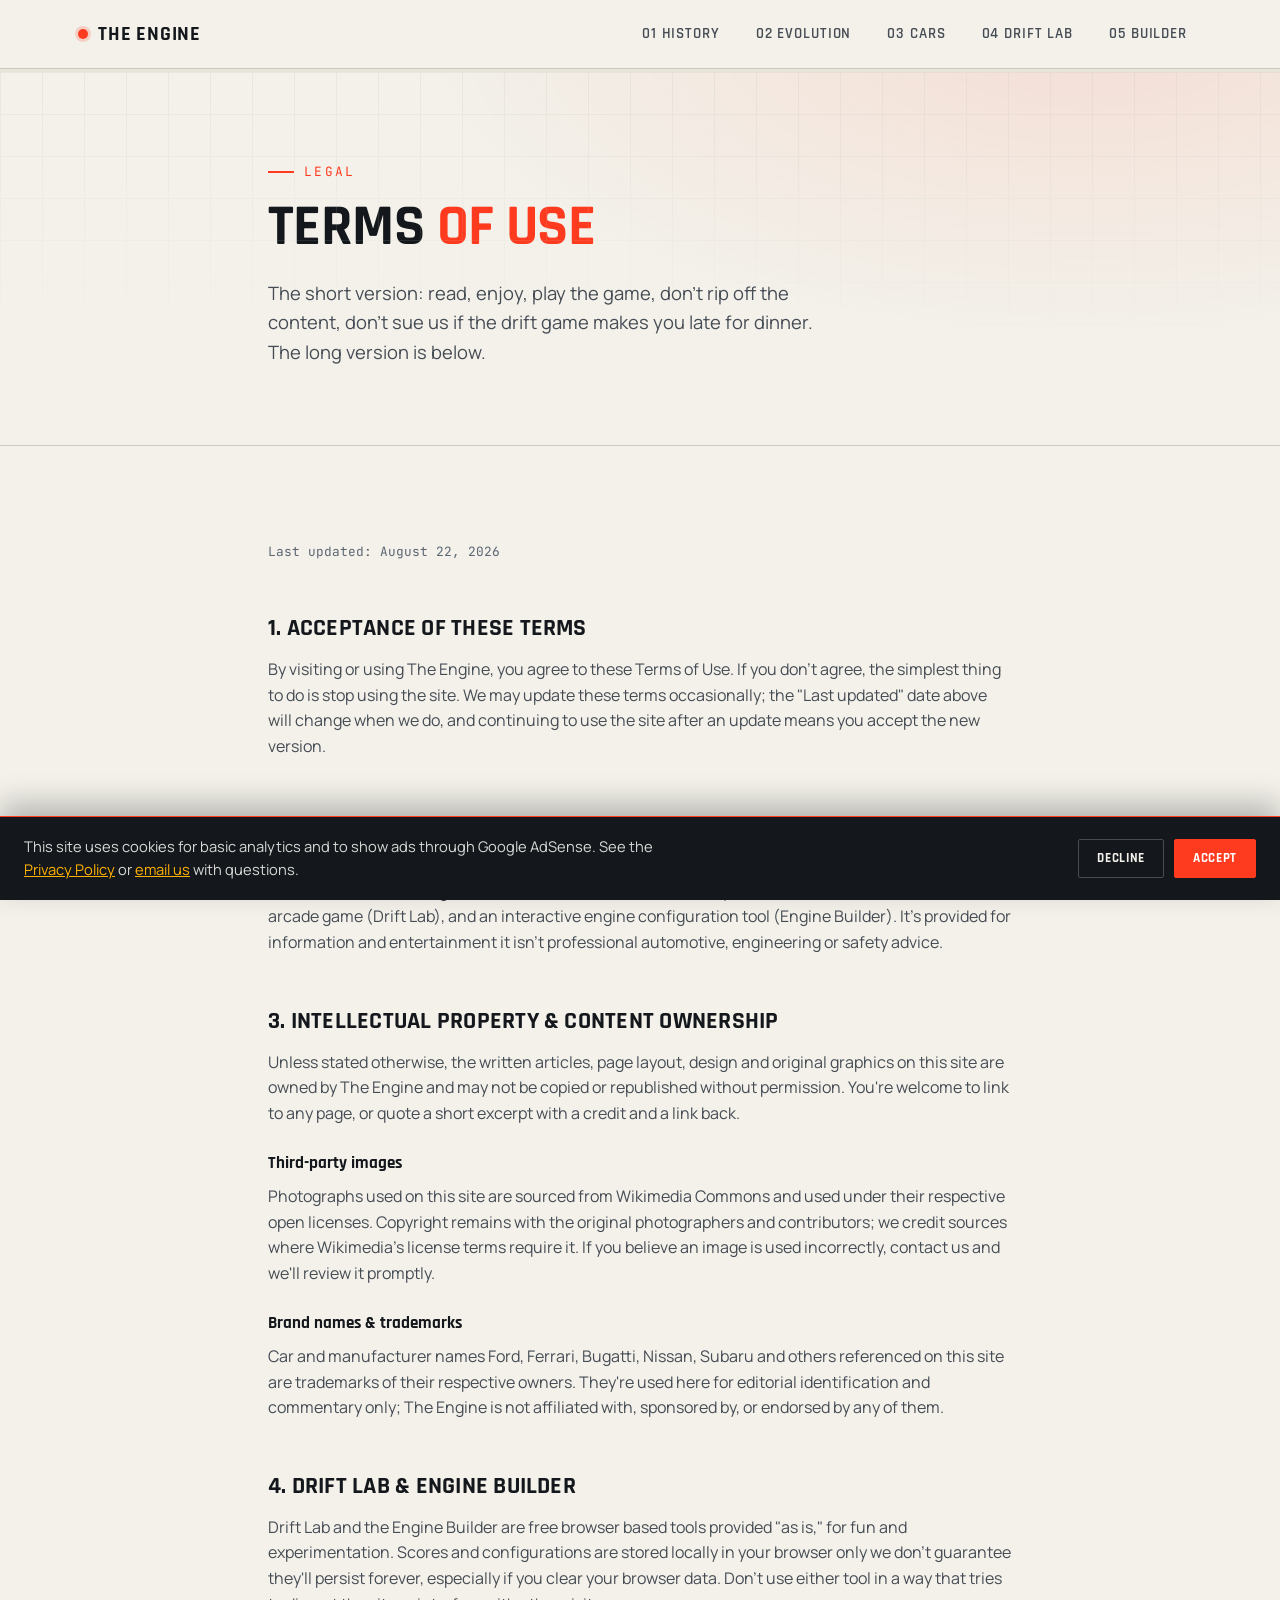
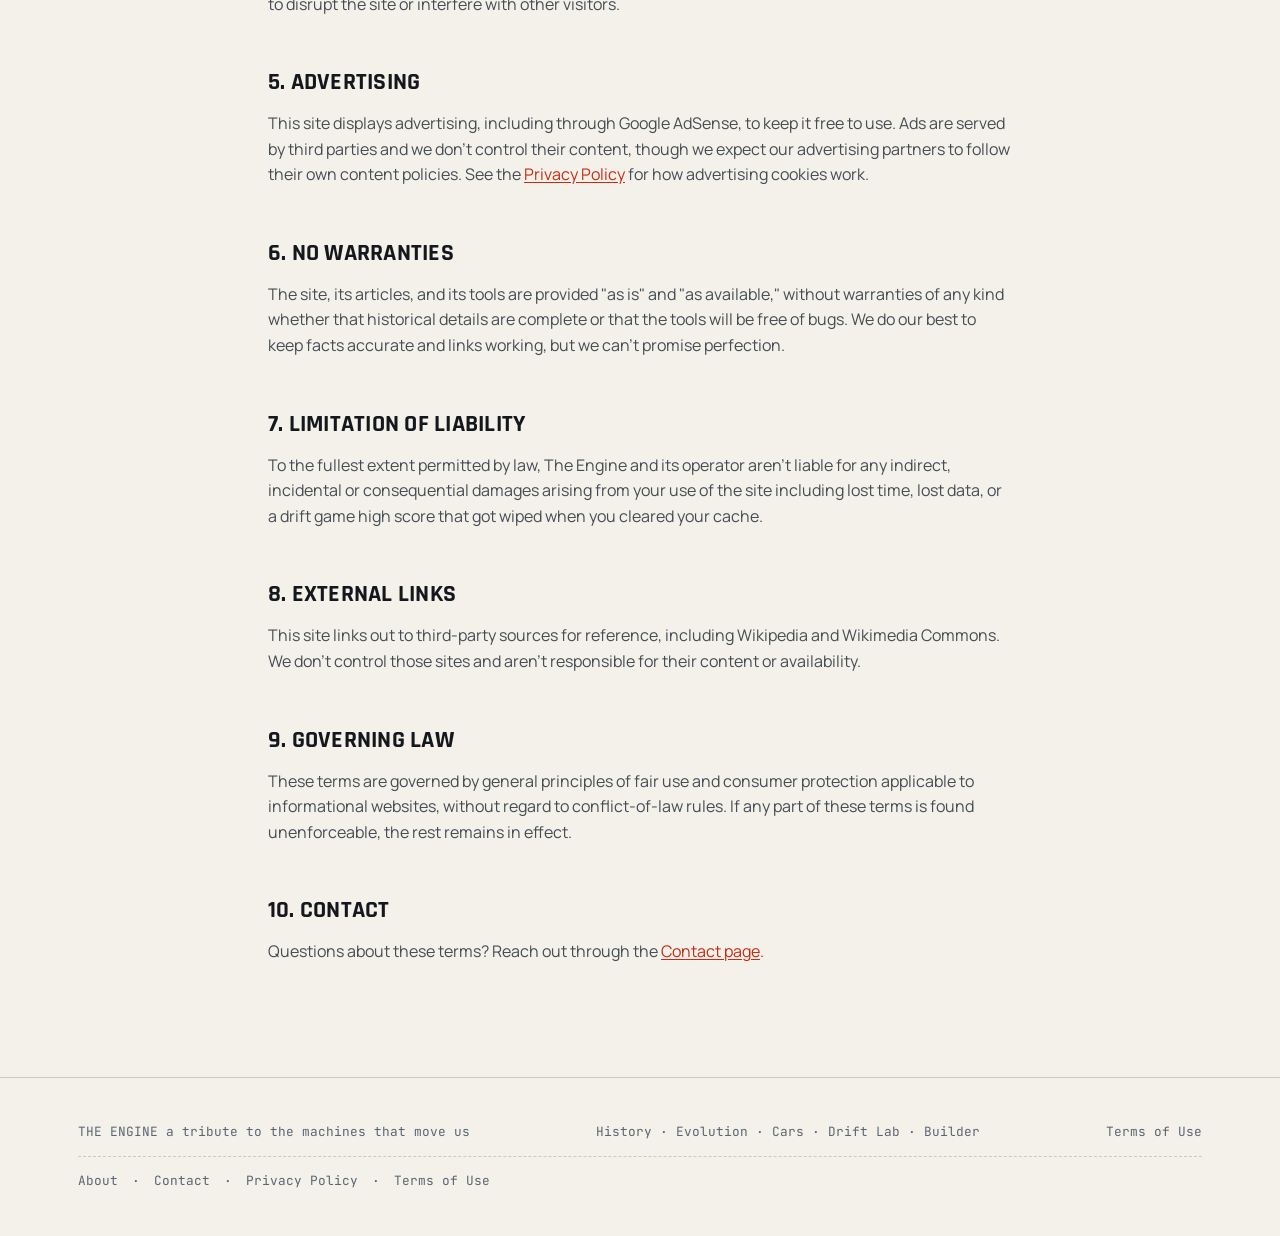
<file: terms.html>
<!DOCTYPE html>
<html lang="en">
<head>
<meta charset="UTF-8">
<meta name="viewport" content="width=device-width, initial-scale=1.0">
<title>Terms of Use Rules for Using This Site | The Engine</title>
<meta name="description" content="Terms of use for The Engine: content ownership, image credits, use of the Drift Lab game and Engine Builder tool, and liability limits.">
<meta name="keywords" content="the engine terms of use, terms and conditions, site rules">
<meta name="robots" content="index, follow">
<meta name="author" content="The Engine">
<link rel="canonical" href="https://www.engineinfo.in/terms.html">
<link rel="icon" type="image/svg+xml" href="favicon.svg">
<meta name="google-adsense-account" content="ca-pub-7299820099384079">
<meta property="og:type" content="website">
<meta property="og:site_name" content="The Engine">
<meta property="og:title" content="Terms of Use | The Engine">
<meta property="og:description" content="The rules for using The Engine content ownership, tools, and liability.">
<meta property="og:url" content="https://your-domain.com/terms.html">
<meta property="og:locale" content="en_US">

<link rel="preconnect" href="https://fonts.googleapis.com">
<link href="https://fonts.googleapis.com/css2?family=Rajdhani:wght@500;600;700&family=Manrope:wght@400;500;600;700&family=JetBrains+Mono:wght@400;500;600&display=swap" rel="stylesheet">
<link rel="stylesheet" href="style.css">
<style>
  .legal main .wrap{ max-width:800px; }
  .legal h2{ font-size:1.5rem; margin-top:46px; }
  .legal h3{ font-size:1.05rem; margin-top:24px; text-transform:none; letter-spacing:0; }
  .legal p, .legal li{ color:var(--ink-soft); }
  .legal ul{ padding-left:22px; margin:0 0 1em; }
  .legal li{ margin-bottom:8px; }
  .legal .updated{ font-family:var(--mono); font-size:.8rem; color:var(--steel); margin-bottom:26px; display:block; }
  .legal a.inline{ color:var(--ignite-dim); text-decoration:underline; text-underline-offset:2px; }
  .legal a.inline:hover{ color:var(--ignite); }
</style>
  <script async src="https://pagead2.googlesyndication.com/pagead/js/adsbygoogle.js?client=ca-pub-7299820099384079"
     crossorigin="anonymous"></script>
</head>
<body class="legal">

<nav class="topnav">
  <div class="wrap">
    <div class="brand"><span class="dot"></span> The Engine</div>
    <div class="navlinks">
      <a href="index.html">01 History</a>
      <a href="evolution.html">02 Evolution</a>
      <a href="cars.html">03 Cars</a>
      <a href="game.html">04 Drift Lab</a>
      <a href="builder.html">05 Builder</a>
    </div>
    <button class="nav-toggle" aria-label="Toggle navigation menu" aria-expanded="false">
      <span></span><span></span><span></span>
    </button>
  </div>
</nav>
<div class="progress-rail"><div class="progress-fill"></div></div>

<main>
<header class="hero" style="padding:90px 0 60px;">
  <div class="blueprint"></div>
  <div class="wrap">
    <span class="eyebrow">Legal</span>
    <h1 style="font-size:clamp(2.2rem,5.5vw,3.6rem);">TERMS <em>OF USE</em></h1>
    <p class="hero-sub">The short version: read, enjoy, play the game, don't rip off the content, don't sue us
      if the drift game makes you late for dinner. The long version is below.</p>
  </div>
</header>

<section class="section">
  <div class="wrap">
    <span class="updated">Last updated: August 22, 2026</span>

    <h2>1. Acceptance of these terms</h2>
    <p>By visiting or using The Engine, you agree to these Terms of Use. If you don't agree, the simplest thing
      to do is stop using the site. We may update these terms occasionally; the "Last updated" date above will
      change when we do, and continuing to use the site after an update means you accept the new version.</p>

    <h2>2. What this site is</h2>
    <p>The Engine is an independently run, editorial tribute site about the history and engineering of the
      internal combustion engine. It includes written articles (History, Evolution, Cars), a browser based
      arcade game (Drift Lab), and an interactive engine configuration tool (Engine Builder). It's provided for
      information and entertainment it isn't professional automotive, engineering or safety advice.</p>

    <h2>3. Intellectual property &amp; content ownership</h2>
    <p>Unless stated otherwise, the written articles, page layout, design and original graphics on this site are
      owned by The Engine and may not be copied or republished without permission. You're welcome to link to any
      page, or quote a short excerpt with a credit and a link back.</p>
    <h3>Third-party images</h3>
    <p>Photographs used on this site are sourced from Wikimedia Commons and used under their respective open
      licenses. Copyright remains with the original photographers and contributors; we credit sources where
      Wikimedia's license terms require it. If you believe an image is used incorrectly, contact us and we'll
      review it promptly.</p>
    <h3>Brand names &amp; trademarks</h3>
    <p>Car and manufacturer names Ford, Ferrari, Bugatti, Nissan, Subaru and others referenced on this site are
      trademarks of their respective owners. They're used here for editorial identification and commentary only;
      The Engine is not affiliated with, sponsored by, or endorsed by any of them.</p>

    <h2>4. Drift Lab &amp; Engine Builder</h2>
    <p>Drift Lab and the Engine Builder are free browser based tools provided "as is," for fun and experimentation.
      Scores and configurations are stored locally in your browser only we don't guarantee they'll persist forever,
      especially if you clear your browser data. Don't use either tool in a way that tries to disrupt the site or
      interfere with other visitors.</p>

    <h2>5. Advertising</h2>
    <p>This site displays advertising, including through Google AdSense, to keep it free to use. Ads are served
      by third parties and we don't control their content, though we expect our advertising partners to follow
      their own content policies. See the <a class="inline" href="privacy.html">Privacy Policy</a> for how
      advertising cookies work.</p>

    <h2>6. No warranties</h2>
    <p>The site, its articles, and its tools are provided "as is" and "as available," without warranties of any
      kind whether that historical details are complete or that the tools will be free of bugs. We do our best
      to keep facts accurate and links working, but we can't promise perfection.</p>

    <h2>7. Limitation of liability</h2>
    <p>To the fullest extent permitted by law, The Engine and its operator aren't liable for any indirect,
      incidental or consequential damages arising from your use of the site including lost time, lost data, or
      a drift game high score that got wiped when you cleared your cache.</p>

    <h2>8. External links</h2>
    <p>This site links out to third-party sources for reference, including Wikipedia and Wikimedia Commons. We
      don't control those sites and aren't responsible for their content or availability.</p>

    <h2>9. Governing law</h2>
    <p>These terms are governed by general principles of fair use and consumer protection applicable to
      informational websites, without regard to conflict-of-law rules. If any part of these terms is found
      unenforceable, the rest remains in effect.</p>

    <h2>10. Contact</h2>
    <p>Questions about these terms? Reach out through the <a class="inline" href="contact.html">Contact page</a>.</p>
  </div>
</section>
</main>

<footer>
  <div class="wrap" style="display:flex; flex-direction:column; gap:14px; width:100%;">
    <div style="display:flex; justify-content:space-between; width:100%; flex-wrap:wrap; gap:14px;">
      <span>THE ENGINE a tribute to the machines that move us</span>
      <nav aria-label="Footer">
        <a href="index.html">History</a> ·
        <a href="evolution.html">Evolution</a> ·
        <a href="cars.html">Cars</a> ·
        <a href="game.html">Drift Lab</a> ·
        <a href="builder.html">Builder</a>
      </nav>
      <span>Terms of Use</span>
    </div>
    <div style="display:flex; gap:14px; flex-wrap:wrap; border-top:1px dashed var(--steel-line); padding-top:14px;">
      <a href="about.html">About</a> ·
      <a href="contact.html">Contact</a> ·
      <a href="privacy.html">Privacy Policy</a> ·
      <a href="terms.html">Terms of Use</a>
    </div>
  </div>
</footer>

<button class="to-top" aria-label="Scroll back to top">↑</button>

<script src="main.js"></script>
<script src="consent.js"></script>
</body>
</html>
</file>
<file: style.css>
/* =========================================================
   THE ENGINE design tokens
   Display: Rajdhani (technical / gauge-cluster)
   Body:    Manrope
   Utility: JetBrains Mono (specs, numbers, readouts)
   ========================================================= */

:root{
  --paper:      #F3F1EA;
  --paper-dim:  #E9E5D9;
  --ink:        #14181C;
  --ink-soft:   #454C54;
  --steel:      #5B6672;
  --steel-line: #C9CBC3;
  --ignite:     #FF3B1F;
  --ignite-dim: #C92A11;
  --amber:      #FFB100;
  --dial-bg:    #14181C;

  --display: "Rajdhani", sans-serif;
  --body:    "Manrope", sans-serif;
  --mono:    "JetBrains Mono", monospace;

  --container: 1180px;
}

*,*::before,*::after{ box-sizing:border-box; }
html{ scroll-behavior:smooth; }
body{
  margin:0;
  background:var(--paper);
  color:var(--ink);
  font-family:var(--body);
  font-size:16px;
  line-height:1.6;
  -webkit-font-smoothing:antialiased;
}
img{ max-width:100%; display:block; }
a{ color:inherit; text-decoration:none; }
h1,h2,h3,h4{
  font-family:var(--display);
  font-weight:700;
  text-transform:uppercase;
  letter-spacing:.01em;
  margin:0 0 .4em;
  color:var(--ink);
}
p{ margin:0 0 1em; color:var(--ink-soft); }
.mono{ font-family:var(--mono); }

@media (prefers-reduced-motion: reduce){
  *{ animation-duration:0.001ms !important; animation-iteration-count:1 !important; transition-duration:0.001ms !important; scroll-behavior:auto !important; }
}

/* ---------- layout helpers ---------- */
.wrap{ max-width:var(--container); margin:0 auto; padding:0 28px; }
.section{ padding:96px 0; position:relative; }
.section-tight{ padding:56px 0; }

/* ---------- top nav ---------- */
.topnav{
  position:sticky; top:0; z-index:100;
  background:rgba(243,241,234,.88);
  backdrop-filter:blur(10px);
  border-bottom:1px solid var(--steel-line);
}
.topnav .wrap{
  display:flex; align-items:center; justify-content:space-between;
  height:68px;
}
.brand{
  display:flex; align-items:center; gap:10px;
  font-family:var(--display); font-weight:700; font-size:1.25rem;
  letter-spacing:.04em; text-transform:uppercase;
}
.brand .dot{
  width:10px; height:10px; border-radius:50%;
  background:var(--ignite);
  box-shadow:0 0 0 3px rgba(255,59,31,.18);
}
.navlinks{ display:flex; gap:6px; align-items:center; }
.navlinks a{
  font-family:var(--display); font-weight:600; font-size:.92rem;
  letter-spacing:.06em; text-transform:uppercase;
  padding:9px 14px; border-radius:3px; color:var(--ink-soft);
  border:1px solid transparent;
  transition:color .15s, border-color .15s, background .15s;
}
.navlinks a:hover{ color:var(--ink); border-color:var(--steel-line); }
.navlinks a.active{ color:var(--ignite); border-color:var(--ignite); background:rgba(255,59,31,.06); }

/* mobile nav toggle */
.nav-toggle{
  display:none; flex-direction:column; justify-content:center; gap:5px;
  width:40px; height:40px; background:none; border:1px solid transparent;
  cursor:pointer; padding:0; margin:0; border-radius:3px;
}
.nav-toggle span{ width:20px; height:2px; background:var(--ink); display:block; margin:0 auto; transition:transform .25s ease, opacity .2s ease; }
.nav-toggle.open span:nth-child(1){ transform:translateY(7px) rotate(45deg); }
.nav-toggle.open span:nth-child(2){ opacity:0; }
.nav-toggle.open span:nth-child(3){ transform:translateY(-7px) rotate(-45deg); }
.nav-toggle:hover{ border-color:var(--steel-line); }

@media (max-width:760px){
  .nav-toggle{ display:flex; }
  .navlinks{
    position:fixed; top:68px; left:0; right:0; z-index:98;
    background:var(--paper); border-bottom:1px solid var(--steel-line);
    flex-direction:column; align-items:stretch; gap:0;
    max-height:0; overflow:hidden; transition:max-height .32s ease;
    box-shadow:0 18px 30px rgba(20,24,28,.08);
  }
  .navlinks.open{ max-height:320px; }
  .navlinks a{ padding:16px 28px; border-radius:0; border-bottom:1px solid var(--steel-line); }
}

/* accessible focus states */
a:focus-visible, button:focus-visible, .btn:focus-visible, .nav-toggle:focus-visible{
  outline:2px solid var(--ignite); outline-offset:3px; border-radius:2px;
}

/* scroll-to-top */
.to-top{
  position:fixed; right:20px; bottom:20px; z-index:90;
  width:46px; height:46px; border-radius:50%;
  background:var(--ink); color:var(--paper); border:1px solid var(--ink);
  display:flex; align-items:center; justify-content:center;
  font-size:1.1rem; cursor:pointer;
  opacity:0; pointer-events:none; transform:translateY(10px);
  transition:opacity .25s ease, transform .25s ease, background .2s ease;
}
.to-top.show{ opacity:1; pointer-events:all; transform:translateY(0); }
.to-top:hover{ background:var(--ignite); border-color:var(--ignite); }

/* progress rail under nav — signature scroll element */
.progress-rail{ position:sticky; top:68px; height:3px; z-index:99; background:var(--paper-dim); }
.progress-fill{ height:100%; width:0%; background:linear-gradient(90deg,var(--ignite),var(--amber)); transition:width .08s linear; }

/* ---------- hero ---------- */
.hero{
  position:relative; overflow:hidden;
  padding:120px 0 90px;
  background:
    radial-gradient(1100px 500px at 85% -10%, rgba(255,59,31,.10), transparent 60%),
    var(--paper);
  border-bottom:1px solid var(--steel-line);
}
.hero .blueprint{
  position:absolute; inset:0; opacity:.5; pointer-events:none;
  background-image:
    linear-gradient(var(--steel-line) 1px, transparent 1px),
    linear-gradient(90deg, var(--steel-line) 1px, transparent 1px);
  background-size:42px 42px;
  mask-image:linear-gradient(to bottom, rgba(0,0,0,.55), transparent 75%);
}
.eyebrow{
  font-family:var(--mono); font-size:.8rem; letter-spacing:.18em;
  text-transform:uppercase; color:var(--ignite); margin-bottom:18px;
  display:flex; align-items:center; gap:10px;
}
.eyebrow::before{ content:""; width:26px; height:2px; background:var(--ignite); display:inline-block; }
.hero h1{
  font-size:clamp(2.6rem, 7vw, 5.4rem);
  line-height:.96; letter-spacing:-.01em;
  max-width:14ch;
}
.hero h1 em{ font-style:normal; color:var(--ignite); }
.hero-sub{
  max-width:52ch; font-size:1.15rem; margin-top:22px; color:var(--ink-soft);
}
.hero-meta{
  display:flex; gap:36px; margin-top:52px; flex-wrap:wrap;
}
.hero-meta .stat b{
  display:block; font-family:var(--mono); font-size:1.7rem; color:var(--ink);
}
.hero-meta .stat span{
  font-size:.78rem; text-transform:uppercase; letter-spacing:.1em; color:var(--steel);
}

/* ---------- buttons ---------- */
.btn{
  display:inline-flex; align-items:center; gap:8px;
  font-family:var(--display); font-weight:700; letter-spacing:.05em;
  text-transform:uppercase; font-size:.92rem;
  padding:13px 24px; border-radius:2px;
  background:var(--ink); color:var(--paper);
  border:1px solid var(--ink);
  transition:transform .15s, background .15s, color .15s;
}
.btn:hover{ transform:translateY(-2px); }
.btn.ignite{ background:var(--ignite); border-color:var(--ignite); color:#fff; }
.btn.ghost{ background:transparent; color:var(--ink); }

/* ---------- reveal-on-scroll ---------- */
.reveal{
  opacity:0; transform:translateY(28px);
  transition:opacity .7s cubic-bezier(.2,.7,.2,1), transform .7s cubic-bezier(.2,.7,.2,1);
}
.reveal.in{ opacity:1; transform:translateY(0); }
.reveal-l{ opacity:0; transform:translateX(-32px); transition:opacity .7s ease, transform .7s ease; }
.reveal-l.in{ opacity:1; transform:translateX(0); }
.reveal-r{ opacity:0; transform:translateX(32px); transition:opacity .7s ease, transform .7s ease; }
.reveal-r.in{ opacity:1; transform:translateX(0); }
.stagger > *{ transition-delay:calc(var(--i, 0) * 90ms); }

/* ---------- section heading ---------- */
.head{ max-width:640px; margin-bottom:52px; }
.head .kicker{
  font-family:var(--mono); color:var(--ignite); font-size:.8rem;
  letter-spacing:.16em; text-transform:uppercase; margin-bottom:10px; display:block;
}
.head h2{ font-size:clamp(1.9rem,4vw,2.8rem); }

/* ---------- figure / spec plate ---------- */
.figure{
  border:1px solid var(--steel-line); background:#fff;
  padding:10px; position:relative; overflow:hidden;
  transition:border-color .2s ease, box-shadow .2s ease;
}
.figure:hover{ border-color:var(--ignite); box-shadow:0 16px 34px rgba(20,24,28,.10); }
.figure img{ width:100%; height:100%; object-fit:cover; transition:transform .55s cubic-bezier(.2,.7,.2,1); background:var(--paper-dim); }
.figure:hover img{ transform:scale(1.045); }
.figure figcaption{
  font-family:var(--mono); font-size:.76rem; color:var(--steel);
  padding:10px 4px 2px; letter-spacing:.02em;
}
.plate{
  border:1px solid var(--ink); background:var(--ink); color:var(--paper);
  padding:22px 24px; font-family:var(--mono); font-size:.85rem;
}
.plate .row{ display:flex; justify-content:space-between; padding:7px 0; border-bottom:1px dashed rgba(243,241,234,.18); }
.plate .row:last-child{ border-bottom:none; }
.plate .row span:first-child{ color:#9AA1A8; text-transform:uppercase; letter-spacing:.08em; font-size:.72rem; }

/* ---------- two column ---------- */
.grid-2{ display:grid; grid-template-columns:1fr 1fr; gap:56px; align-items:center; }
@media (max-width:860px){ .grid-2{ grid-template-columns:1fr; } }

/* ---------- key points ---------- */
.points{ display:grid; gap:0; border-top:1px solid var(--steel-line); }
.point{
  display:grid; grid-template-columns:70px 1fr; gap:22px;
  padding:26px 0; border-bottom:1px solid var(--steel-line);
  transition:background .2s ease, padding-left .2s ease;
}
.point:hover{ background:rgba(255,59,31,.04); padding-left:10px; }
.point .n{ font-family:var(--mono); font-size:1.3rem; color:var(--ignite); }
.point h4{ font-size:1.15rem; margin-bottom:6px; }
.point p{ margin:0; }

/* ---------- footer ---------- */
footer{
  padding:44px 0; border-top:1px solid var(--steel-line);
  font-family:var(--mono); font-size:.8rem; color:var(--steel);
  display:flex; justify-content:space-between; flex-wrap:wrap; gap:10px;
}
footer nav a{ color:var(--steel); transition:color .15s; }
footer nav a:hover{ color:var(--ignite); }

/* ---------- timeline (evolution page) ---------- */
.timeline{ position:relative; }
.timeline::before{
  content:""; position:absolute; left:96px; top:0; bottom:0; width:1px;
  background:var(--steel-line);
}
@media (max-width:760px){ .timeline::before{ left:34px; } }
.tl-item{
  display:grid; grid-template-columns:96px 1fr; gap:34px;
  padding:54px 0; position:relative;
}
@media (max-width:760px){ .tl-item{ grid-template-columns:34px 1fr; gap:18px; } }
.tl-cyl{
  font-family:var(--display); font-weight:700; font-size:2.6rem;
  color:var(--ink); text-align:right; line-height:1; position:relative;
}
.tl-cyl::after{
  content:""; position:absolute; right:-38.5px; top:8px;
  width:11px; height:11px; border-radius:50%;
  background:var(--paper); border:3px solid var(--ignite);
}
@media (max-width:760px){ .tl-cyl{ text-align:left; font-size:1.5rem; } .tl-cyl::after{ right:-23px; } }
.tl-card{ background:#fff; border:1px solid var(--steel-line); padding:30px; transition:transform .25s ease, box-shadow .25s ease, border-color .25s ease; }
.tl-card:hover{ transform:translateY(-4px); box-shadow:0 20px 40px rgba(20,24,28,.10); border-color:var(--ignite); }
.tl-card .tag{
  font-family:var(--mono); font-size:.72rem; text-transform:uppercase;
  letter-spacing:.1em; color:var(--ignite); display:inline-block; margin-bottom:10px;
}
.tl-card h3{ font-size:1.6rem; margin-bottom:10px; }
.tl-grid{ display:grid; grid-template-columns:1.1fr 1fr; gap:26px; margin-top:18px; align-items:start; }
@media (max-width:640px){ .tl-grid{ grid-template-columns:1fr; } }
.spec-list{ display:grid; gap:8px; font-family:var(--mono); font-size:.85rem; }
.spec-list div{ display:flex; justify-content:space-between; border-bottom:1px dotted var(--steel-line); padding:4px 0; }
.spec-list div b{ color:var(--ink); font-weight:600; }
.spec-list div span{ color:var(--steel); }

/* ---------- car cards (cars page) ---------- */
.car-grid{ display:grid; grid-template-columns:1fr; gap:40px; }
.car-card{
  display:grid; grid-template-columns:1.15fr .85fr; gap:0;
  background:#fff; border:1px solid var(--steel-line);
  overflow:hidden; transition:transform .28s ease, box-shadow .28s ease;
}
.car-card:hover{ transform:translateY(-5px); box-shadow:0 26px 50px rgba(20,24,28,.14); }
@media (max-width:800px){ .car-card{ grid-template-columns:1fr; } }
.car-photo{ position:relative; min-height:320px; background:#0e0e0e; overflow:hidden; }
.car-photo img{ width:100%; height:100%; object-fit:cover; min-height:320px; transition:transform .5s ease; }
.car-card:hover .car-photo img{ transform:scale(1.045); }
.car-photo .badge{
  position:absolute; top:16px; left:16px;
  background:var(--ignite); color:#fff; font-family:var(--mono);
  font-size:.72rem; letter-spacing:.08em; text-transform:uppercase;
  padding:6px 10px;
}
.car-info{ padding:32px; display:flex; flex-direction:column; }
.car-info h3{ font-size:1.7rem; margin-bottom:4px; }
.car-info .maker{ font-family:var(--mono); color:var(--steel); font-size:.82rem; margin-bottom:18px; text-transform:uppercase; letter-spacing:.06em; }
.engine-thumb{ display:flex; gap:12px; align-items:center; margin:16px 0; padding:12px; background:var(--paper); border:1px solid var(--steel-line); transition:border-color .2s ease; }
.engine-thumb:hover{ border-color:var(--ignite); }
.engine-thumb img{ width:74px; height:74px; object-fit:cover; flex:none; }
.engine-thumb .et-text b{ display:block; font-family:var(--display); text-transform:uppercase; font-size:1rem; }
.engine-thumb .et-text span{ font-family:var(--mono); font-size:.76rem; color:var(--steel); }
.car-stats{ display:grid; grid-template-columns:repeat(3,1fr); gap:0; margin-top:auto; border-top:1px solid var(--steel-line); padding-top:16px; }
.car-stats div{ text-align:left; }
.car-stats b{ display:block; font-family:var(--mono); font-size:1.25rem; }
.car-stats span{ font-size:.72rem; text-transform:uppercase; letter-spacing:.08em; color:var(--steel); }

/* ---------- dark cta / interlude ---------- */
.dark{
  background:var(--dial-bg); color:var(--paper);
  border-top:1px solid #000; border-bottom:1px solid #000;
}
.dark h2, .dark h3, .dark h4{ color:var(--paper); }
.dark p{ color:#B7BCC1; }
.dark .steel-line-alt{ border-color:#2A2F35; }

/* ---------- game page teaser bits reused from style ---------- */
.badge-row{ display:flex; gap:10px; flex-wrap:wrap; margin-top:18px; }
.chip{
  font-family:var(--mono); font-size:.76rem; text-transform:uppercase; letter-spacing:.06em;
  border:1px solid var(--steel-line); padding:6px 12px; color:var(--ink-soft);
}
</file>
